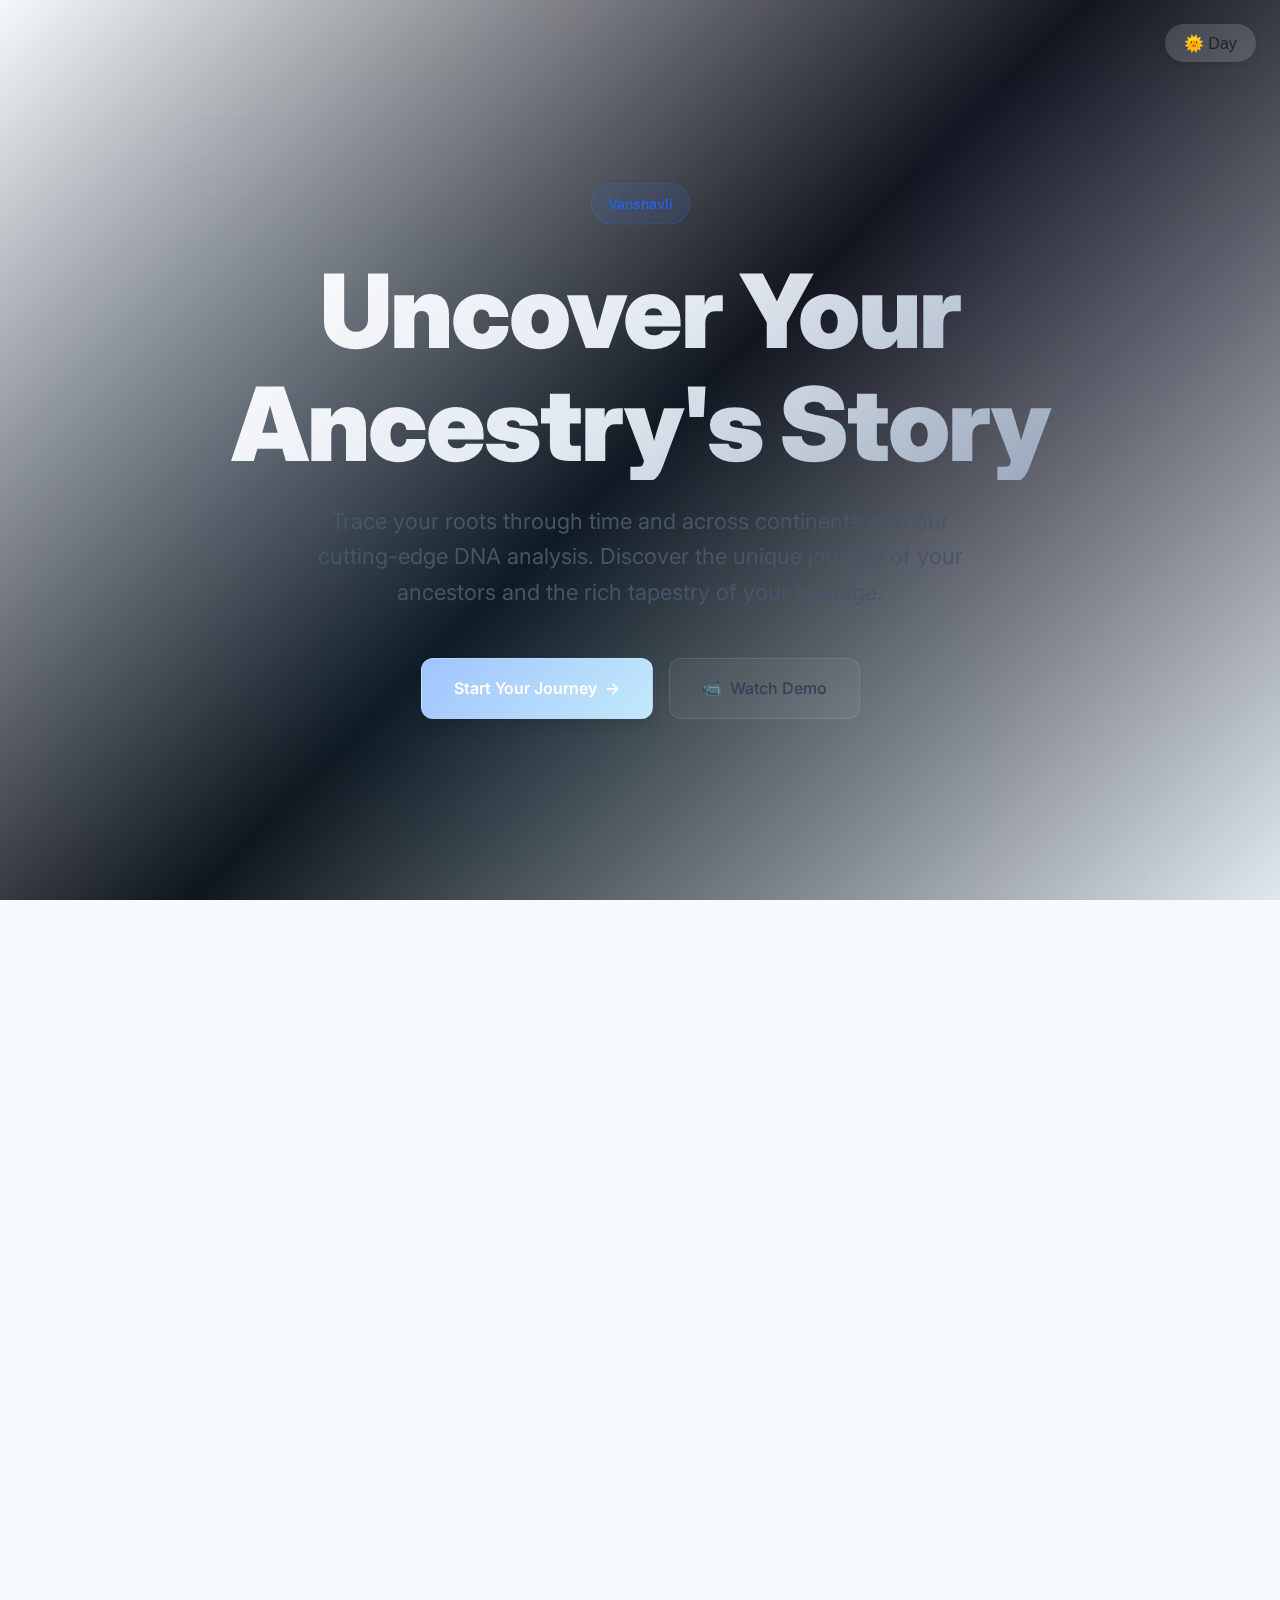
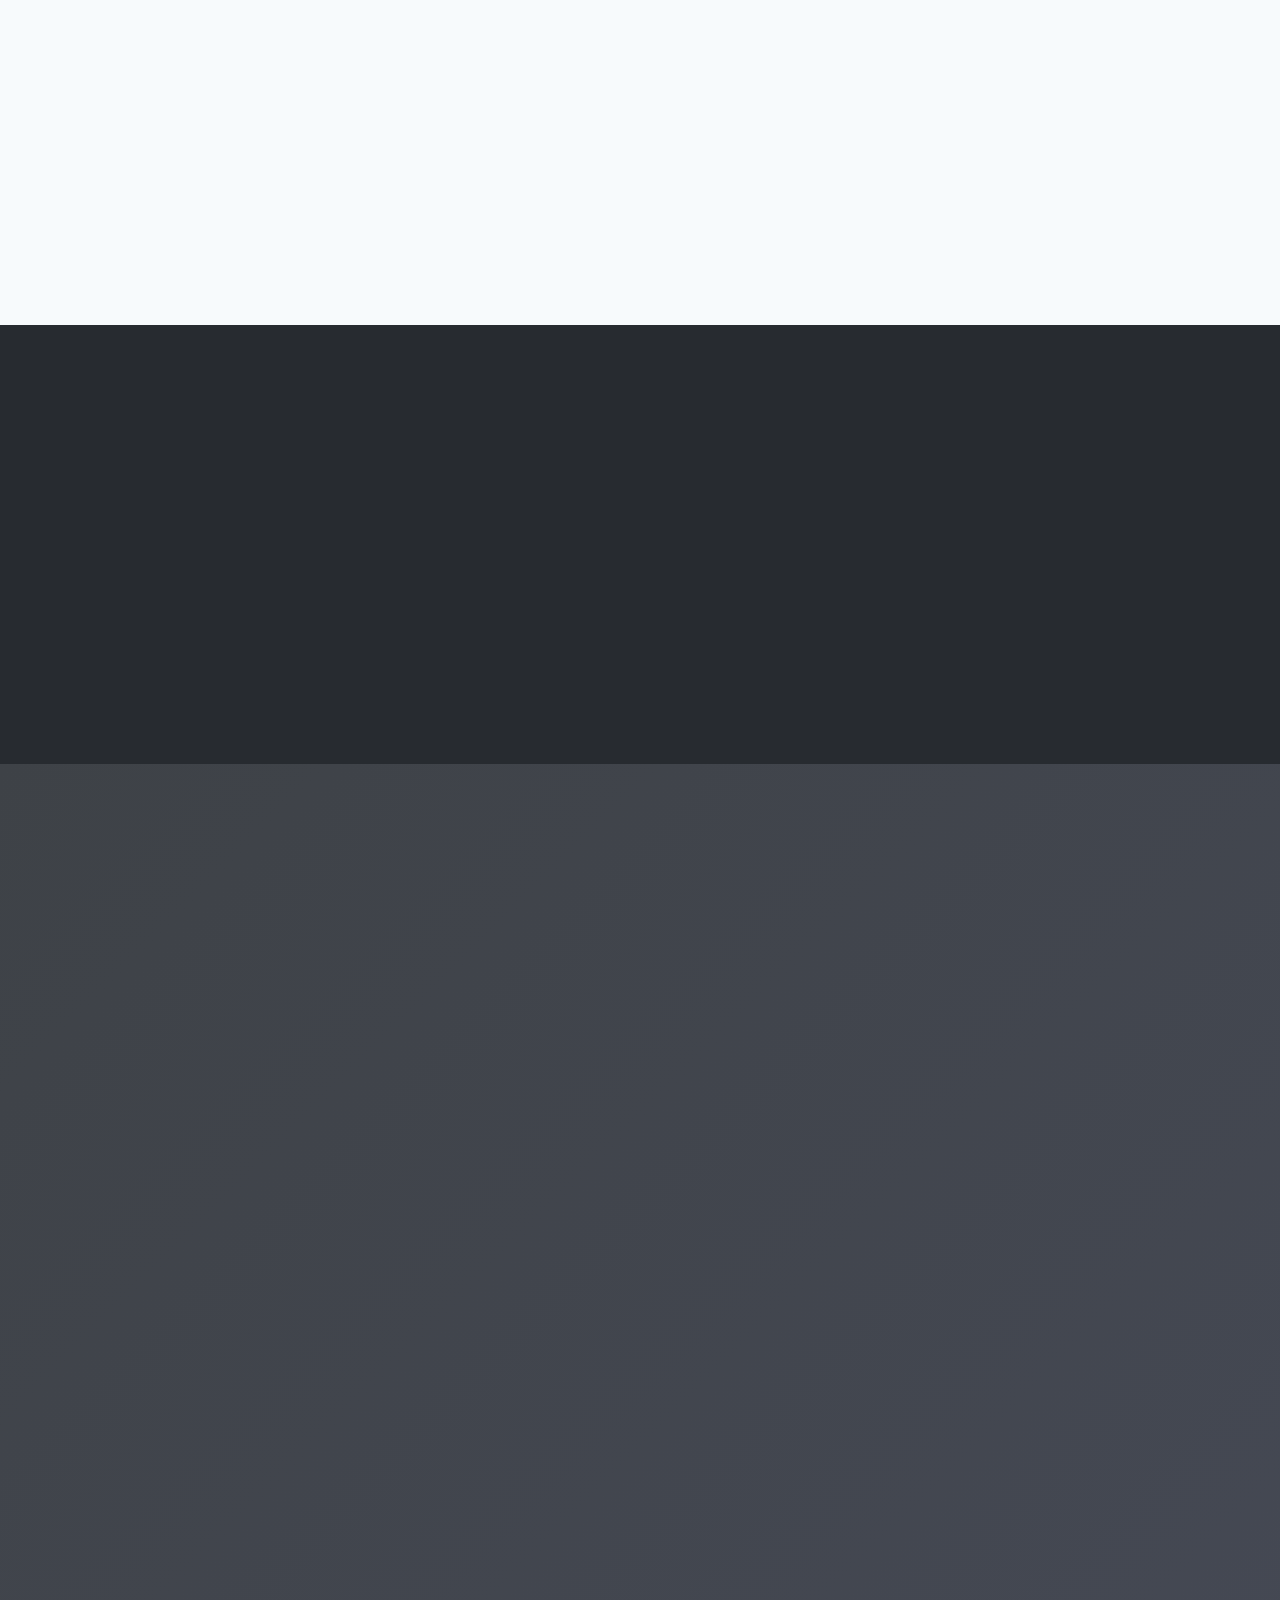
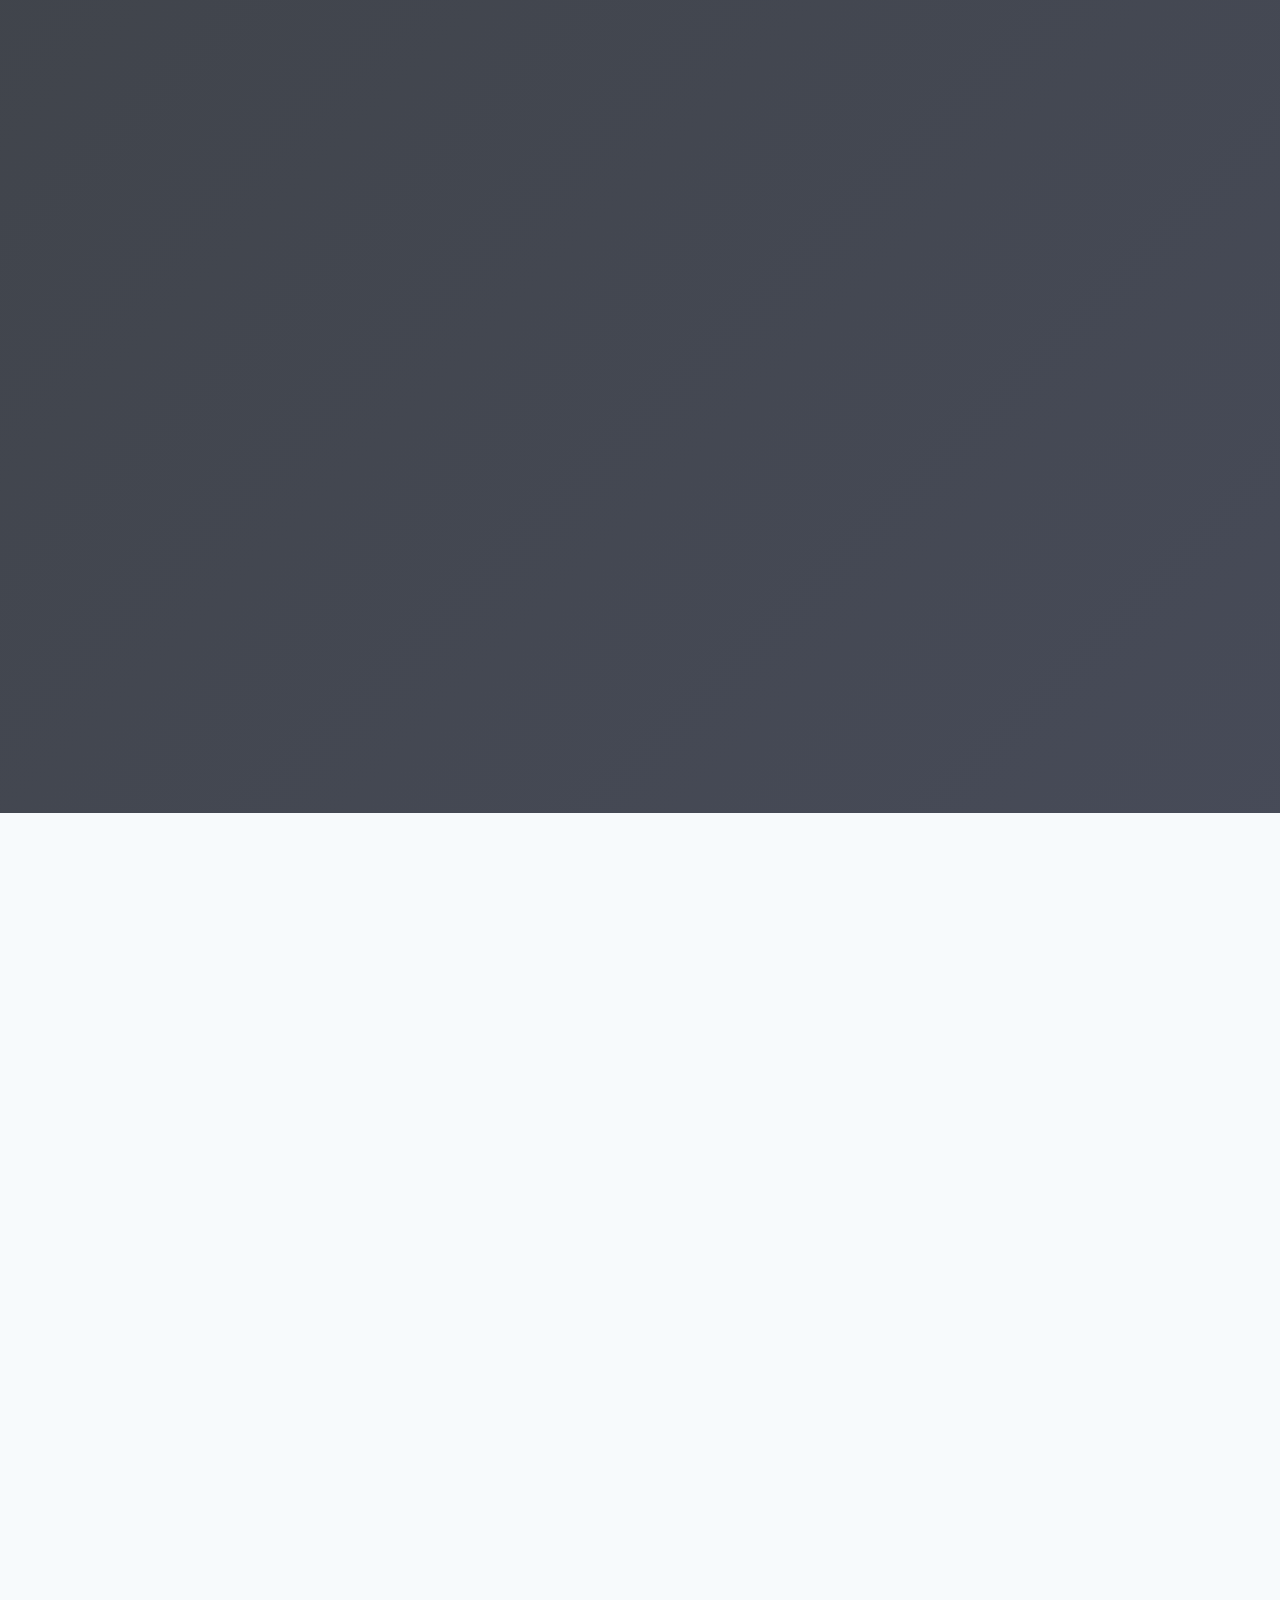
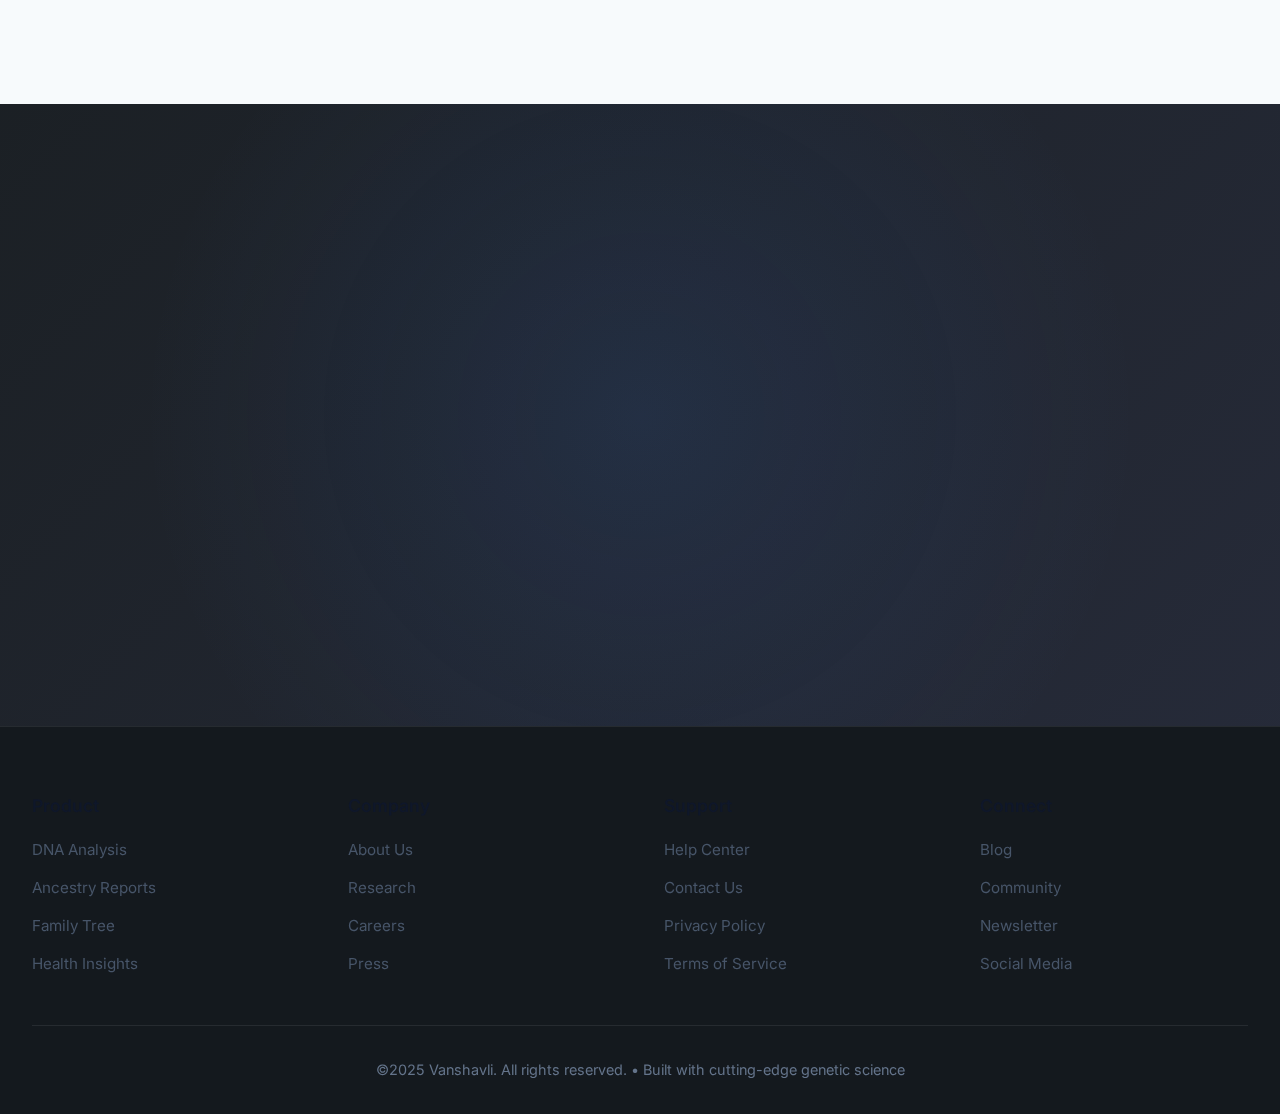
<file: index.html>
<!DOCTYPE html>
<html lang="en">
<head>
    <meta charset="UTF-8">
    <meta name="viewport" content="width=device-width, initial-scale=1.0">
    <title>Vanshavli</title>
    <link href="https://fonts.googleapis.com/css2?family=Inter:wght@300;400;500;600;700;800;900&display=swap" rel="stylesheet">
    <style>
        :root {
            --primary-900: #0f1419;
            --primary-800: #1a1f2e;
            --primary-700: #252d3d;
            --primary-600: #364054;
            --primary-500: #4a5568;
            --primary-400: #718096;
            --primary-300: #a0aec0;
            --primary-200: #e2e8f0;
            --primary-100: #f7fafc;
            
            --accent-blue: #3b82f6;
            --accent-purple: #8b5cf6;
            --accent-cyan: #06b6d4;
            --accent-pink: #ec4899;
            
            --gradient-primary: linear-gradient(135deg, #667eea 0%, #764ba2 100%);
            --gradient-secondary: linear-gradient(135deg, #f093fb 0%, #f5576c 100%);
            --gradient-tertiary: linear-gradient(135deg, #4facfe 0%, #00f2fe 100%);
            
            --shadow-sm: 0 1px 2px 0 rgba(0, 0, 0, 0.05);
            --shadow-md: 0 4px 6px -1px rgba(0, 0, 0, 0.1);
            --shadow-lg: 0 10px 15px -3px rgba(0, 0, 0, 0.1);
            --shadow-xl: 0 20px 25px -5px rgba(0, 0, 0, 0.1);
            --shadow-2xl: 0 25px 50px -12px rgba(0, 0, 0, 0.25);
            
            --blur-sm: blur(4px);
            --blur-md: blur(8px);
            --blur-lg: blur(16px);
        }

        * {
            margin: 0;
            padding: 0;
            box-sizing: border-box;
        }

        html {
            scroll-behavior: smooth;
        }

        body {
            font-family: 'Inter', -apple-system, BlinkMacSystemFont, sans-serif;
            background: var(--primary-900);
            color: var(--primary-100);
            line-height: 1.7;
            overflow-x: hidden;
            font-weight: 400;
            -webkit-font-smoothing: antialiased;
            -moz-osx-font-smoothing: grayscale;
            transition: background 0.5s, color 0.5s;
        }

        .container {
            max-width: 1400px;
            margin: 0 auto;
            padding: 0 2rem;
        }

        /* Advanced Background Effects */
        .bg-mesh {
            position: fixed;
            top: 0;
            left: 0;
            width: 100%;
            height: 100%;
            pointer-events: none;
            z-index: -1;
            background: 
                radial-gradient(circle at 20% 50%, rgba(59, 130, 246, 0.05) 0%, transparent 50%),
                radial-gradient(circle at 80% 20%, rgba(139, 92, 246, 0.05) 0%, transparent 50%),
                radial-gradient(circle at 40% 80%, rgba(6, 182, 212, 0.05) 0%, transparent 50%),
                linear-gradient(135deg, var(--primary-900) 0%, #0d1117 50%, var(--primary-800) 100%);
        }

        .noise-overlay {
            position: fixed;
            top: 0;
            left: 0;
            width: 100%;
            height: 100%;
            opacity: 0.02;
            pointer-events: none;
            z-index: -1;
            background: url('data:image/svg+xml,<svg xmlns="http://www.w3.org/2000/svg" width="200" height="200" viewBox="0 0 200 200"><defs><filter id="noise"><feTurbulence type="fractalNoise" baseFrequency="0.9" numOctaves="1" stitchTiles="stitch"/><feColorMatrix type="saturate" values="0"/></filter></defs><rect width="100%" height="100%" filter="url(%23noise)"/></svg>');
        }

        /* Hero Section */
        .hero {
            min-height: 100vh;
            display: flex;
            align-items: center;
            justify-content: center;
            position: relative;
            padding: 6rem 0;
        }

        .hero-content {
            text-align: center;
            z-index: 10;
            position: relative;
            max-width: 900px;
            animation: heroFadeIn 1.2s cubic-bezier(0.16, 1, 0.3, 1) forwards;
        }

        @keyframes heroFadeIn {
            from {
                opacity: 0;
                transform: translateY(60px) scale(0.95);
            }
            to {
                opacity: 1;
                transform: translateY(0) scale(1);
            }
        }

        .hero-badge {
            display: inline-flex;
            align-items: center;
            gap: 0.5rem;
            padding: 0.5rem 1rem;
            background: rgba(59, 130, 246, 0.1);
            border: 1px solid rgba(59, 130, 246, 0.2);
            border-radius: 50px;
            font-size: 0.875rem;
            font-weight: 500;
            color: var(--accent-blue);
            margin-bottom: 2rem;
            backdrop-filter: var(--blur-sm);
        }

        .hero h1 {
            font-size: clamp(3.5rem, 8vw, 7rem);
            font-weight: 900;
            margin-bottom: 1.5rem;
            background: linear-gradient(135deg, #ffffff 0%, #e2e8f0 50%, #94a3b8 100%);
            -webkit-background-clip: text;
            -webkit-text-fill-color: transparent;
            background-clip: text;
            line-height: 1.1;
            letter-spacing: -0.02em;
        }

        .hero-subtitle {
            font-size: 1.375rem;
            font-weight: 400;
            margin-bottom: 3rem;
            color: var(--primary-300);
            max-width: 700px;
            margin-left: auto;
            margin-right: auto;
            line-height: 1.6;
        }

        .hero-cta {
            display: flex;
            gap: 1rem;
            justify-content: center;
            align-items: center;
            flex-wrap: wrap;
        }

        .btn-primary {
            display: inline-flex;
            align-items: center;
            gap: 0.5rem;
            padding: 1rem 2rem;
            background: var(--gradient-primary);
            color: white;
            text-decoration: none;
            border-radius: 12px;
            font-weight: 600;
            font-size: 1rem;
            transition: all 0.4s cubic-bezier(0.16, 1, 0.3, 1);
            box-shadow: var(--shadow-lg);
            position: relative;
            overflow: hidden;
            border: 1px solid rgba(255, 255, 255, 0.1);
        }

        .btn-primary::before {
            content: '';
            position: absolute;
            top: 0;
            left: -100%;
            width: 100%;
            height: 100%;
            background: linear-gradient(90deg, transparent, rgba(255,255,255,0.15), transparent);
            transition: left 0.6s cubic-bezier(0.16, 1, 0.3, 1);
        }

        .btn-primary:hover::before {
            left: 100%;
        }

        .btn-primary:hover {
            transform: translateY(-2px) scale(1.02);
            box-shadow: var(--shadow-2xl);
        }

        .btn-secondary {
            display: inline-flex;
            align-items: center;
            gap: 0.5rem;
            padding: 1rem 2rem;
            background: rgba(255, 255, 255, 0.05);
            color: var(--primary-200);
            text-decoration: none;
            border-radius: 12px;
            font-weight: 500;
            font-size: 1rem;
            transition: all 0.3s ease;
            border: 1px solid rgba(255, 255, 255, 0.1);
            backdrop-filter: var(--blur-sm);
        }

        .btn-secondary:hover {
            background: rgba(255, 255, 255, 0.1);
            transform: translateY(-1px);
        }

        /* Floating DNA Visualization */
        .dna-container {
            position: absolute;
            top: 0;
            left: 0;
            width: 100%;
            height: 100%;
            overflow: hidden;
            pointer-events: none;
        }

        .dna-strand {
            position: absolute;
            opacity: 0.08;
            animation: float 20s ease-in-out infinite;
        }

        .dna-strand:nth-child(1) {
            top: 10%;
            left: 10%;
            animation-delay: 0s;
        }

        .dna-strand:nth-child(2) {
            top: 60%;
            right: 10%;
            animation-delay: -7s;
        }

        .dna-strand:nth-child(3) {
            top: 30%;
            right: 30%;
            animation-delay: -14s;
        }

        @keyframes float {
            0%, 100% { transform: translateY(0px) rotate(0deg); }
            33% { transform: translateY(-20px) rotate(120deg); }
            66% { transform: translateY(20px) rotate(240deg); }
        }

        /* Section Styles */
        .section {
            padding: 8rem 0;
            position: relative;
        }

        .section-header {
            text-align: center;
            margin-bottom: 5rem;
            max-width: 800px;
            margin-left: auto;
            margin-right: auto;
        }

        .section-badge {
            display: inline-block;
            padding: 0.5rem 1rem;
            background: rgba(139, 92, 246, 0.1);
            border: 1px solid rgba(139, 92, 246, 0.2);
            border-radius: 50px;
            font-size: 0.875rem;
            font-weight: 500;
            color: var(--accent-purple);
            margin-bottom: 1rem;
        }

        .section-title {
            font-size: clamp(2.5rem, 5vw, 4rem);
            font-weight: 800;
            margin-bottom: 1.5rem;
            background: linear-gradient(135deg, #ffffff 0%, #cbd5e1 100%);
            -webkit-background-clip: text;
            -webkit-text-fill-color: transparent;
            background-clip: text;
            line-height: 1.2;
            letter-spacing: -0.02em;
        }

        .section-description {
            font-size: 1.25rem;
            color: var(--primary-300);
            line-height: 1.6;
        }

        /* Process Section */
        .process-grid {
            display: grid;
            grid-template-columns: repeat(auto-fit, minmax(380px, 1fr));
            gap: 2rem;
        }

        .process-card {
            background: rgba(37, 45, 61, 0.4);
            backdrop-filter: var(--blur-md);
            border: 1px solid rgba(255, 255, 255, 0.08);
            border-radius: 24px;
            padding: 3rem;
            transition: all 0.5s cubic-bezier(0.16, 1, 0.3, 1);
            position: relative;
            overflow: hidden;
            group: hover;
        }

        .process-card::before {
            content: '';
            position: absolute;
            top: 0;
            left: 0;
            right: 0;
            height: 1px;
            background: var(--gradient-primary);
            transform: scaleX(0);
            transition: transform 0.5s cubic-bezier(0.16, 1, 0.3, 1);
        }

        .process-card:hover::before {
            transform: scaleX(1);
        }

        .process-card:hover {
            transform: translateY(-8px);
            box-shadow: var(--shadow-2xl);
            border-color: rgba(59, 130, 246, 0.2);
            background: rgba(37, 45, 61, 0.6);
        }

        .process-number {
            display: inline-flex;
            align-items: center;
            justify-content: center;
            width: 60px;
            height: 60px;
            background: var(--gradient-primary);
            border-radius: 16px;
            font-size: 1.5rem;
            font-weight: 700;
            color: white;
            margin-bottom: 2rem;
        }

        .process-card h3 {
            font-size: 1.5rem;
            font-weight: 700;
            margin-bottom: 1rem;
            color: var(--primary-100);
        }

        .process-card p {
            color: var(--primary-300);
            line-height: 1.7;
            font-size: 1rem;
        }

        /* Origins Section */
        .origins {
            background: linear-gradient(135deg, rgba(15, 20, 25, 0.8) 0%, rgba(26, 31, 46, 0.8) 100%);
            backdrop-filter: var(--blur-lg);
        }

        .origins-grid {
            display: grid;
            grid-template-columns: repeat(auto-fit, minmax(400px, 1fr));
            gap: 2.5rem;
        }

        .origin-card {
            background: rgba(37, 45, 61, 0.3);
            border: 1px solid rgba(255, 255, 255, 0.06);
            border-radius: 24px;
            overflow: hidden;
            transition: all 0.6s cubic-bezier(0.16, 1, 0.3, 1);
            position: relative;
            backdrop-filter: var(--blur-sm);
        }

        .origin-card:hover {
            transform: translateY(-12px) scale(1.02);
            box-shadow: var(--shadow-2xl);
            border-color: rgba(255, 255, 255, 0.12);
        }

        .origin-visual {
            height: 280px;
            position: relative;
            overflow: hidden;
        }

        .origin-card:nth-child(1) .origin-visual {
            background: linear-gradient(135deg, #667eea 0%, #764ba2 100%);
        }

        .origin-card:nth-child(2) .origin-visual {
            background: linear-gradient(135deg, #f093fb 0%, #f5576c 100%);
        }

        .origin-card:nth-child(3) .origin-visual {
            background: linear-gradient(135deg, #4facfe 0%, #00f2fe 100%);
        }

        .origin-visual::before {
            content: '';
            position: absolute;
            top: 0;
            left: 0;
            right: 0;
            bottom: 0;
            background: linear-gradient(135deg, rgba(0,0,0,0.1) 0%, rgba(0,0,0,0.3) 100%);
        }

        .origin-content {
            padding: 2.5rem;
        }

        .origin-content h3 {
            font-size: 1.5rem;
            font-weight: 700;
            margin-bottom: 1rem;
            color: var(--primary-100);
        }

        .origin-content p {
            color: var(--primary-300);
            line-height: 1.7;
            font-size: 1rem;
        }

        /* Stats Section */
        .stats {
            background: rgba(15, 20, 25, 0.9);
            backdrop-filter: var(--blur-lg);
        }

        .stats-grid {
            display: grid;
            grid-template-columns: repeat(auto-fit, minmax(200px, 1fr));
            gap: 3rem;
            text-align: center;
        }

        .stat-item {
            padding: 2rem;
        }

        .stat-number {
            font-size: 3rem;
            font-weight: 900;
            background: var(--gradient-primary);
            -webkit-background-clip: text;
            -webkit-text-fill-color: transparent;
            background-clip: text;
            margin-bottom: 0.5rem;
            display: block;
        }

        .stat-label {
            font-size: 1.1rem;
            color: var(--primary-300);
            font-weight: 500;
        }

        /* About Section */
        .about-grid {
            display: grid;
            grid-template-columns: repeat(auto-fit, minmax(450px, 1fr));
            gap: 2.5rem;
        }

        .about-card {
            background: rgba(37, 45, 61, 0.4);
            backdrop-filter: var(--blur-md);
            border: 1px solid rgba(255, 255, 255, 0.08);
            border-radius: 24px;
            padding: 3rem;
            transition: all 0.4s cubic-bezier(0.16, 1, 0.3, 1);
        }

        .about-card:hover {
            transform: translateY(-4px);
            border-color: rgba(6, 182, 212, 0.3);
            box-shadow: var(--shadow-xl);
        }

        .about-icon {
            width: 64px;
            height: 64px;
            background: var(--gradient-tertiary);
            border-radius: 16px;
            display: flex;
            align-items: center;
            justify-content: center;
            margin-bottom: 2rem;
            font-size: 24px;
        }

        .about-card h3 {
            font-size: 1.5rem;
            font-weight: 700;
            margin-bottom: 1rem;
            color: var(--primary-100);
        }

        .about-card p {
            color: var(--primary-300);
            line-height: 1.7;
            font-size: 1rem;
        }

        /* Final CTA */
        .final-cta {
            background: 
                radial-gradient(circle at 50% 50%, rgba(59, 130, 246, 0.1) 0%, transparent 70%),
                linear-gradient(135deg, rgba(15, 20, 25, 0.95) 0%, rgba(26, 31, 46, 0.95) 100%);
            backdrop-filter: var(--blur-lg);
            text-align: center;
            padding: 8rem 0;
        }

        .cta-content {
            max-width: 800px;
            margin: 0 auto;
        }

        .cta-title {
            font-size: clamp(3rem, 6vw, 5rem);
            font-weight: 900;
            margin-bottom: 1.5rem;
            background: linear-gradient(135deg, #ffffff 0%, #e2e8f0 50%, #94a3b8 100%);
            -webkit-background-clip: text;
            -webkit-text-fill-color: transparent;
            background-clip: text;
            line-height: 1.1;
            letter-spacing: -0.02em;
        }

        .cta-description {
            font-size: 1.25rem;
            color: var(--primary-300);
            margin-bottom: 3rem;
            line-height: 1.6;
        }

        /* Footer */
        .footer {
            background: rgba(15, 20, 25, 0.98);
            backdrop-filter: var(--blur-lg);
            padding: 4rem 0 2rem;
            border-top: 1px solid rgba(255, 255, 255, 0.08);
        }

        .footer-content {
            display: grid;
            grid-template-columns: repeat(auto-fit, minmax(200px, 1fr));
            gap: 3rem;
            margin-bottom: 3rem;
        }

        .footer-section h4 {
            font-size: 1.1rem;
            font-weight: 600;
            color: var(--primary-100);
            margin-bottom: 1rem;
        }

        .footer-links {
            display: flex;
            flex-direction: column;
            gap: 0.75rem;
        }

        .footer-links a {
            color: var(--primary-300);
            text-decoration: none;
            transition: color 0.3s ease;
            font-size: 0.95rem;
        }

        .footer-links a:hover {
            color: var(--accent-blue);
        }

        .footer-bottom {
            padding-top: 2rem;
            border-top: 1px solid rgba(255, 255, 255, 0.08);
            text-align: center;
            color: var(--primary-400);
            font-size: 0.9rem;
        }

        /* Animations */
        .fade-in {
            opacity: 0;
            transform: translateY(40px);
            transition: all 0.8s cubic-bezier(0.16, 1, 0.3, 1);
        }

        .fade-in.visible {
            opacity: 1;
            transform: translateY(0);
        }

        .slide-in-left {
            opacity: 0;
            transform: translateX(-40px);
            transition: all 0.8s cubic-bezier(0.16, 1, 0.3, 1);
        }

        .slide-in-left.visible {
            opacity: 1;
            transform: translateX(0);
        }

        .slide-in-right {
            opacity: 0;
            transform: translateX(40px);
            transition: all 0.8s cubic-bezier(0.16, 1, 0.3, 1);
        }

        .slide-in-right.visible {
            opacity: 1;
            transform: translateX(0);
        }

        /* Responsive Design */
        @media (max-width: 1024px) {
            .container {
                padding: 0 1.5rem;
            }
            
            .section {
                padding: 6rem 0;
            }
            
            .process-grid,
            .origins-grid,
            .about-grid {
                grid-template-columns: 1fr;
            }
        }

        @media (max-width: 768px) {
            .hero-cta {
                flex-direction: column;
                align-items: stretch;
            }
            
            .btn-primary,
            .btn-secondary {
                justify-content: center;
            }
            
            .stats-grid {
                grid-template-columns: repeat(2, 1fr);
                gap: 2rem;
            }
            
            .process-card,
            .about-card,
            .origin-content {
                padding: 2rem;
            }
        }

        @media (max-width: 480px) {
            .container {
                padding: 0 1rem;
            }
            
            .stats-grid {
                grid-template-columns: 1fr;
            }
        }

        /* Custom Scrollbar */
        ::-webkit-scrollbar {
            width: 8px;
        }

        ::-webkit-scrollbar-track {
            background: var(--primary-800);
        }

        ::-webkit-scrollbar-thumb {
            background: var(--primary-600);
            border-radius: 4px;
        }

        ::-webkit-scrollbar-thumb:hover {
            background: var(--primary-500);
        }

        /* Day Theme Overrides */
        body.theme-day {
            --primary-900: #f7fafc;
            --primary-800: #e2e8f0;
            --primary-700: #cbd5e1;
            --primary-600: #a0aec0;
            --primary-500: #94a3b8;
            --primary-400: #64748b;
            --primary-300: #475569;
            --primary-200: #334155;
            --primary-100: #0f172a;

            --accent-blue: #2563eb;
            --accent-purple: #7c3aed;
            --accent-cyan: #0891b2;
            --accent-pink: #db2777;

            --gradient-primary: linear-gradient(135deg, #a1c4fd 0%, #c2e9fb 100%);
            --gradient-secondary: linear-gradient(135deg, #fbc2eb 0%, #a6c1ee 100%);
            --gradient-tertiary: linear-gradient(135deg, #f9d423 0%, #ff4e50 100%);
            background: var(--primary-900);
            color: var(--primary-100);
        }
    </style>
</head>
<body>
    <button id="theme-toggle" style="
        position: fixed;
        top: 1.5rem;
        right: 1.5rem;
        z-index: 1000;
        background: rgba(255,255,255,0.15);
        color: #222;
        border: none;
        border-radius: 50px;
        padding: 0.6rem 1.2rem;
        font-size: 1rem;
        cursor: pointer;
        box-shadow: 0 2px 8px rgba(0,0,0,0.08);
        transition: background 0.3s;
    ">🌙 Night</button>

    <!-- Advanced Background Effects -->
    <div class="bg-mesh"></div>
    <div class="noise-overlay"></div>

    <!-- Hero Section -->
    <section class="hero">
        <div class="dna-container">
            <svg class="dna-strand" width="200" height="200" viewBox="0 0 200 200">
                <path d="M50 20 Q100 40 150 20 Q100 60 50 80 Q100 100 150 80 Q100 140 50 160 Q100 180 150 160" 
                      stroke="rgba(59, 130, 246, 0.3)" stroke-width="2" fill="none"/>
                <path d="M50 40 Q100 20 150 40 Q100 80 50 100 Q100 120 150 100 Q100 160 50 180 Q100 200 150 180" 
                      stroke="rgba(139, 92, 246, 0.3)" stroke-width="2" fill="none"/>
            </svg>
            <svg class="dna-strand" width="150" height="150" viewBox="0 0 150 150">
                <path d="M30 15 Q75 30 120 15 Q75 45 30 60 Q75 75 120 60 Q75 105 30 120 Q75 135 120 120" 
                      stroke="rgba(6, 182, 212, 0.2)" stroke-width="1.5" fill="none"/>
            </svg>
            <svg class="dna-strand" width="180" height="180" viewBox="0 0 180 180">
                <path d="M40 18 Q90 36 140 18 Q90 54 40 72 Q90 90 140 72 Q90 126 40 144 Q90 162 140 144" 
                      stroke="rgba(236, 72, 153, 0.2)" stroke-width="1.5" fill="none"/>
            </svg>
        </div>
        
        <div class="container">
            <div class="hero-content">
                <div class="hero-badge">
                    <span>Vanshavli </span> 
                </div>
                <h1>Uncover Your Ancestry's Story</h1>
                <p class="hero-subtitle">Trace your roots through time and across continents with our cutting-edge DNA analysis. Discover the unique journey of your ancestors and the rich tapestry of your heritage.</p>
                <div class="hero-cta">
                    <a href="codebase/index.html" class="btn-primary">
                        <span>Start Your Journey</span>
                        <span>→</span>
                    </a>
                    <a href="#" class="btn-secondary">
                        <span>📹</span>
                        <span>Watch Demo</span>
                    </a>
                </div>
            </div>
        </div>
    </section>

    <!-- Process Section -->
    <section class="section">
        <div class="container">
            <div class="section-header fade-in">
                <div class="section-badge">How It Works</div>
                <h2 class="section-title">Your Journey Through Time</h2>
                <p class="section-description">Our process is simple and secure, providing you with a comprehensive view of your genetic heritage through advanced scientific analysis.</p>
            </div>
            
            <div class="process-grid">
                <div class="process-card slide-in-left">
                    <div class="process-number">1</div>
                    <h3>Health Analysis</h3>
                    <p>Submit your DNA sample for analysis. This software will analyze health risks you could be facing.</p>
                    <a href="health/index.html" class="btn-primary">
                        <span>Try Health Analysis</span>
                        <span>→</span>
                    </a>
                </div>
                
                <div class="process-card fade-in">
                    <div class="process-number">2</div>
                    <h3>Genetic Mapping</h3>
                    <p>Our advanced algorithms map your DNA to historical populations across the globe, revealing your ancestral origins.</p>
                </div>
                
                <div class="process-card slide-in-right">
                    <div class="process-number">3</div>
                    <h3>Ancestry Report</h3>
                    <p>Receive a detailed, personalized report of your ancestry, complete with interactive maps and historical context.</p>
                </div>
            </div>
        </div>
    </section>

    <!-- Stats Section -->
    <section class="section stats">
        <div class="container">
            <div class="stats-grid">
                <div class="stat-item fade-in">
                    <span class="stat-number">10+</span>
                    <span class="stat-label">DNA Samples Analyzed</span>
                </div>
                <div class="stat-item fade-in">
                    <span class="stat-number">195</span>
                    <span class="stat-label">Countries & Regions</span>
                </div>
                <div class="stat-item fade-in">
                    <span class="stat-number">99%</span>
                    <span class="stat-label">Accuracy Rate</span>
                </div>
                <div class="stat-item fade-in">
                    <span class="stat-number">50K+</span>
                    <span class="stat-label">Years of History</span>
                </div>
            </div>
        </div>
    </section>

    <!-- Origins Section -->
    <section class="section origins">
        <div class="container">
            <div class="section-header fade-in">
                <div class="section-badge">Deep Ancestry Origins</div>
                <h2 class="section-title">Explore Your Genetic Heritage</h2>
                <p class="section-description">Discover the fascinating story of your ancestors through comprehensive genetic analysis and historical research.</p>
            </div>
            
            <div class="origins-grid">
                <div class="origin-card slide-in-left">
                    <div class="origin-visual">
                        <img src="images/m1.png" alt="Ancient Migrations" class="origin-image">

                    </div>
                    <div class="origin-content">
                        <h3>Ancient Migrations</h3>
                        <p>Explore the migration patterns of your ancestors across millennia, tracing their journeys through changing landscapes and civilizations.</p>
                    </div>
                </div>
                
                <div class="origin-card fade-in">
                    <div class="origin-visual">
                        <img src="images/m2.png" alt="Ancient Migrations" class="origin-image">

                    </div>
                    <div class="origin-content">
                        <h3>Genetic Diversity</h3>
                        <p>Understand the genetic diversity within your ancestry and discover the unique combinations that make up your heritage.</p>
                    </div>
                </div>
                
                <div class="origin-card slide-in-right">
                    <div class="origin-visual">
                        <img src="images/m3.png" alt="Ancient Migrations" class="origin-image">

                    </div>
                    <div class="origin-content">
                        <h3>Historical Context</h3>
                        <p>Gain insights into the historical events and cultural movements that shaped your ancestors' lives and influenced your lineage.</p>
                    </div>
                </div>
            </div>
        </div>
    </section>

    <!-- About Section -->
    <section class="section">
        <div class="container">
            <div class="section-header fade-in">
                <div class="section-badge">About & Documentation</div>
                <h2 class="section-title">Science You Can Trust</h2>
                <p class="section-description">Built on cutting-edge research and validated methodologies, our platform delivers accurate, meaningful insights into your genetic heritage.</p>
            </div>
            
            <div class="about-grid">
                <div class="about-card slide-in-left">
                    <div class="about-icon">👥</div>
                    <h3>Expert Team</h3>
                    <p>Our team of geneticists, historians, and data scientists work together to provide you with the most accurate and comprehensive ancestry analysis available.</p>
                </div>
                
                <div class="about-card slide-in-right">
                    <div class="about-icon">📋</div>
                    <h3>Scientific Method</h3>
                    <p>Access detailed documentation on our methodology, peer-reviewed research, and the advanced techniques we use to analyze your genetic data.</p>
                </div>
            </div>
        </div>
    </section>

    <!-- Final CTA Section -->
    <section class="final-cta">
        <div class="container">
            <div class="cta-content fade-in">
                <h2 class="cta-title">Ready to Uncover Your Past?</h2>
                <p class="cta-description">Begin your exploration of your ancestry today and discover the extraordinary story waiting within your DNA. Join millions who have already uncovered their heritage.</p>
                <a href="codebase/index.html" class="btn-primary">

                    <span>Start Your Journey</span>
                    <span>→</span>
                </a>
            </div>
        </div>
    </section>

    <!-- Footer -->
    <footer class="footer">
        <div class="container">
            <div class="footer-content">
                <div class="footer-section">
                    <h4>Product</h4>
                    <div class="footer-links">
                        <a href="#">DNA Analysis</a>
                        <a href="#">Ancestry Reports</a>
                        <a href="#">Family Tree</a>
                        <a href="#">Health Insights</a>
                    </div>
                </div>
                
                <div class="footer-section">
                    <h4>Company</h4>
                    <div class="footer-links">
                        <a href="#">About Us</a>
                        <a href="#">Research</a>
                        <a href="#">Careers</a>
                        <a href="#">Press</a>
                    </div>
                </div>
                
                <div class="footer-section">
                    <h4>Support</h4>
                    <div class="footer-links">
                        <a href="#">Help Center</a>
                        <a href="#">Contact Us</a>
                        <a href="#">Privacy Policy</a>
                        <a href="#">Terms of Service</a>
                    </div>
                </div>
                
                <div class="footer-section">
                    <h4>Connect</h4>
                    <div class="footer-links">
                        <a href="#">Blog</a>
                        <a href="#">Community</a>
                        <a href="#">Newsletter</a>
                        <a href="#">Social Media</a>
                    </div>
                </div>
            </div>
            
            <div class="footer-bottom">
                <p>©2025 Vanshavli. All rights reserved. • Built with cutting-edge genetic science</p>
            </div>
        </div>
    </footer>

    <script>
        // Enhanced scroll animations with Intersection Observer
        const observerOptions = {
            threshold: 0.1,
            rootMargin: '0px 0px -50px 0px'
        };

        const observer = new IntersectionObserver((entries) => {
            entries.forEach((entry, index) => {
                if (entry.isIntersecting) {
                    // Add staggered animation delay
                    setTimeout(() => {
                        entry.target.classList.add('visible');
                    }, index * 100);
                }
            });
        }, observerOptions);

        // Observe all animated elements
        document.querySelectorAll('.fade-in, .slide-in-left, .slide-in-right').forEach(el => {
            observer.observe(el);
        });

        // Enhanced parallax effect for DNA strands
        window.addEventListener('scroll', () => {
            const scrolled = window.pageYOffset;
            const rate = scrolled * -0.5;
            const parallaxElements = document.querySelectorAll('.dna-strand');
            
            parallaxElements.forEach((element, index) => {
                const speed = (index + 1) * 0.3;
                element.style.transform = `translateY(${rate * speed}px) rotate(${scrolled * 0.1}deg)`;
            });
        });

        // Smooth scroll for anchor links
        document.querySelectorAll('a[href^="#"]').forEach(anchor => {
            anchor.addEventListener('click', function (e) {
                e.preventDefault();
                const target = document.querySelector(this.getAttribute('href'));
                if (target) {
                    target.scrollIntoView({
                        behavior: 'smooth',
                        block: 'start'
                    });
                }
            });
        });

        // Add loading states and micro-interactions
        document.querySelectorAll('.btn-primary, .btn-secondary').forEach(button => {
            button.addEventListener('click', function(e) {
                // Only show loading for anchor links with href="#"
                if (this.getAttribute('href') === '#') {
                    e.preventDefault();
                    // Add loading state
                    const originalText = this.innerHTML;
                    this.innerHTML = '<span>Loading...</span>';
                    this.style.pointerEvents = 'none';
                    setTimeout(() => {
                        this.innerHTML = originalText;
                        this.style.pointerEvents = 'auto';
                        console.log('CTA clicked:', this.textContent.trim());
                    }, 2000);
                }
            });
        });

        // Add mouse tracking for cards
        document.querySelectorAll('.process-card, .origin-card, .about-card').forEach(card => {
            card.addEventListener('mousemove', (e) => {
                const rect = card.getBoundingClientRect();
                const x = e.clientX - rect.left;
                const y = e.clientY - rect.top;
                
                const centerX = rect.width / 2;
                const centerY = rect.height / 2;
                
                const rotateX = (y - centerY) / 10;
                const rotateY = (centerX - x) / 10;
                
                card.style.transform = `perspective(1000px) rotateX(${rotateX}deg) rotateY(${rotateY}deg) translateY(-8px)`;
            });
            
            card.addEventListener('mouseleave', () => {
                card.style.transform = '';
            });
        });

        // Stats counter animation
        const animateStats = () => {
            const stats = document.querySelectorAll('.stat-number');
            stats.forEach(stat => {
                const target = stat.textContent;
                const isPercentage = target.includes('%');
                const isPlus = target.includes('+');
                const numericValue = parseInt(target.replace(/[^\d]/g, ''));
                
                let current = 0;
                const increment = numericValue / 50;
                const timer = setInterval(() => {
                    current += increment;
                    if (current >= numericValue) {
                        current = numericValue;
                        clearInterval(timer);
                    }
                    
                    let displayValue = Math.floor(current);
                    if (numericValue >= 1000000) {
                        displayValue = (displayValue / 1000000).toFixed(1) + 'M';
                    } else if (numericValue >= 1000) {
                        displayValue = (displayValue / 1000).toFixed(0) + 'K';
                    }
                    
                    stat.textContent = displayValue + (isPercentage ? '%' : '') + (isPlus ? '+' : '');
                }, 50);
            });
        };

        // Trigger stats animation when stats section is visible
        const statsObserver = new IntersectionObserver((entries) => {
            entries.forEach(entry => {
                if (entry.isIntersecting) {
                    animateStats();
                    statsObserver.unobserve(entry.target);
                }
            });
        }, { threshold: 0.5 });

        const statsSection = document.querySelector('.stats');
        if (statsSection) {
            statsObserver.observe(statsSection);
        }

        // Add subtle floating animation to hero badge
        const heroBadge = document.querySelector('.hero-badge');
        if (heroBadge) {
            setInterval(() => {
                heroBadge.style.transform = `translateY(${Math.sin(Date.now() * 0.001) * 3}px)`;
            }, 16);
        }

        // Preload critical resources
        const preloadImages = () => {
            const imageUrls = [
                // Add any critical images here
            ];
            
            imageUrls.forEach(url => {
                const img = new Image();
                img.src = url;
            });
        };

        // Initialize
        document.addEventListener('DOMContentLoaded', () => {
            preloadImages();
            
            // Add loaded class for CSS transitions
            setTimeout(() => {
                document.body.classList.add('loaded');
            }, 100);
        });

        // Theme toggle
        const themeToggle = document.getElementById('theme-toggle');
        const prefersDark = window.matchMedia('(prefers-color-scheme: dark)').matches;
        const savedTheme = localStorage.getItem('theme');
        if (savedTheme === 'day' || (!savedTheme && !prefersDark)) {
            document.body.classList.add('theme-day');
            themeToggle.textContent = '🌞 Day';
        } else {
            themeToggle.textContent = '🌙 Night';
        }
        themeToggle.addEventListener('click', () => {
            document.body.classList.toggle('theme-day');
            const isDay = document.body.classList.contains('theme-day');
            themeToggle.textContent = isDay ? '🌞 Day' : '🌙 Night';
            localStorage.setItem('theme', isDay ? 'day' : 'night');
        });
    </script>
</body>
</html>
</file>
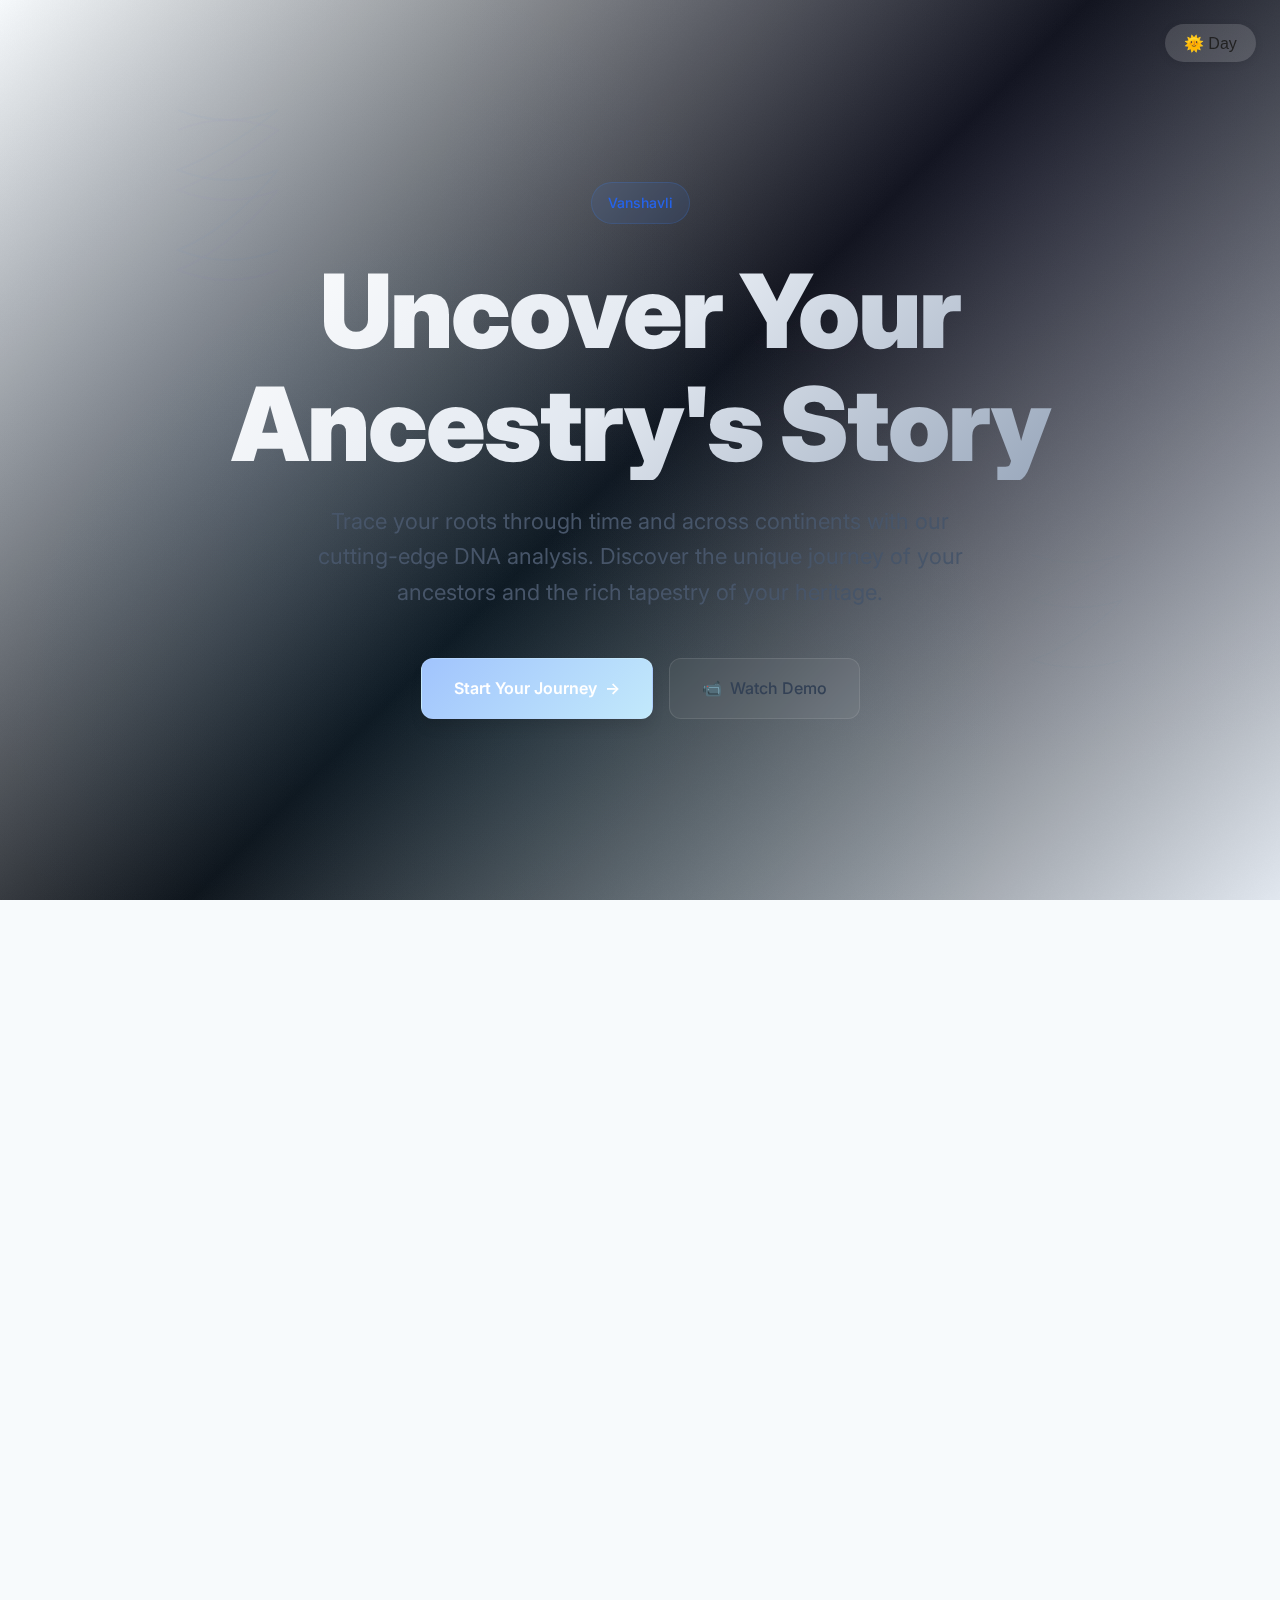
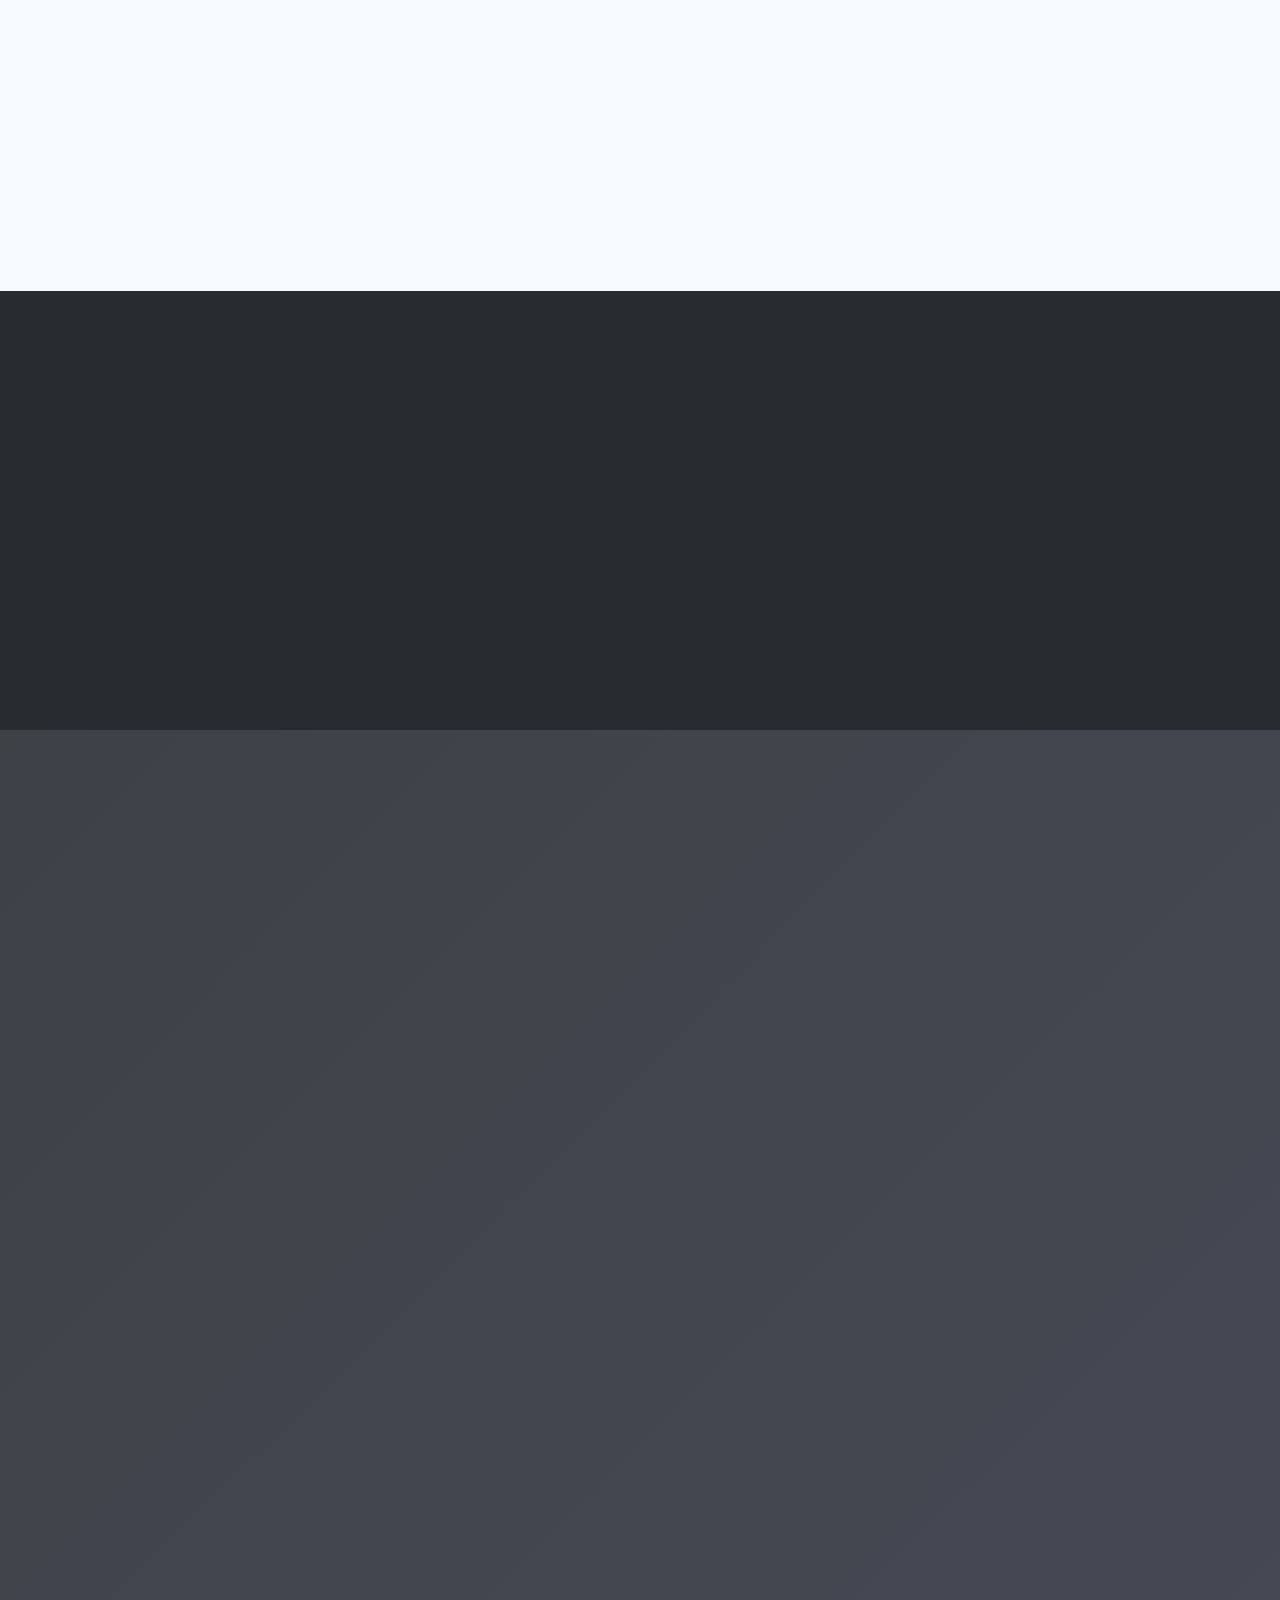
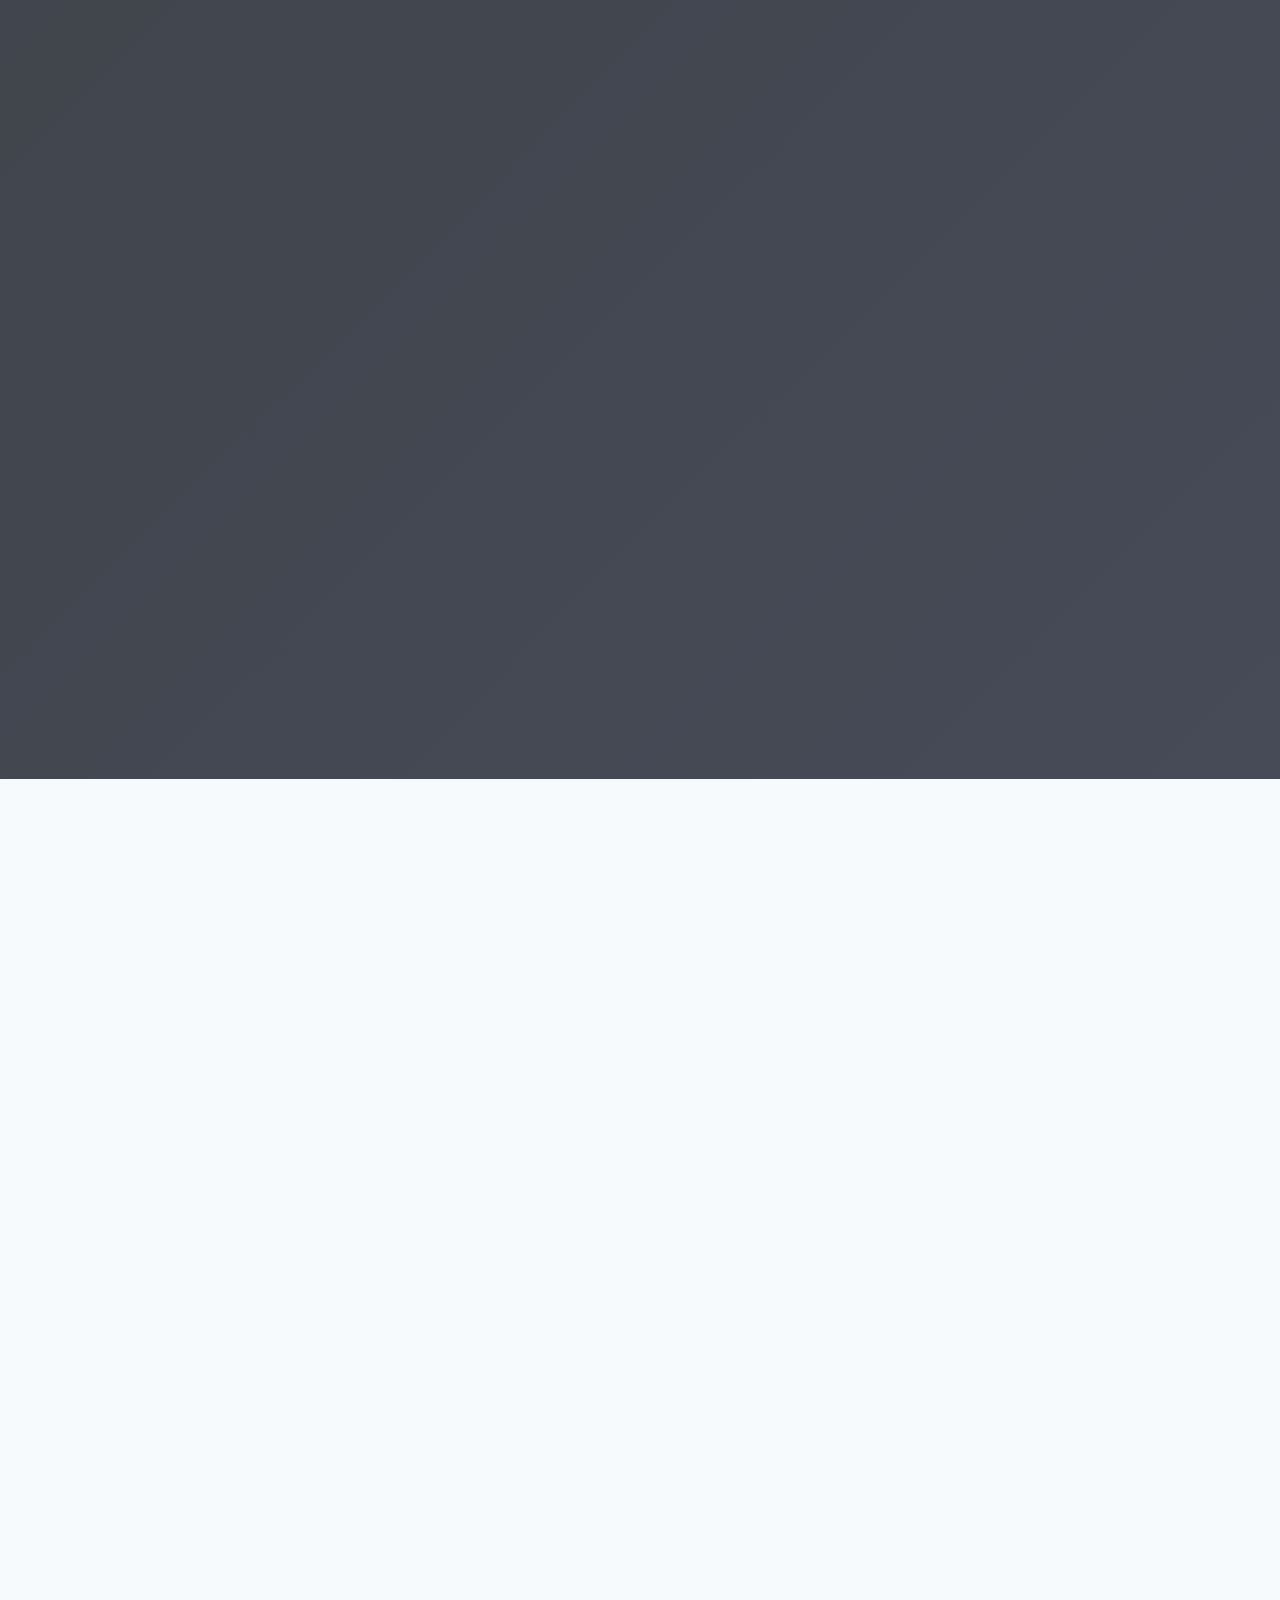
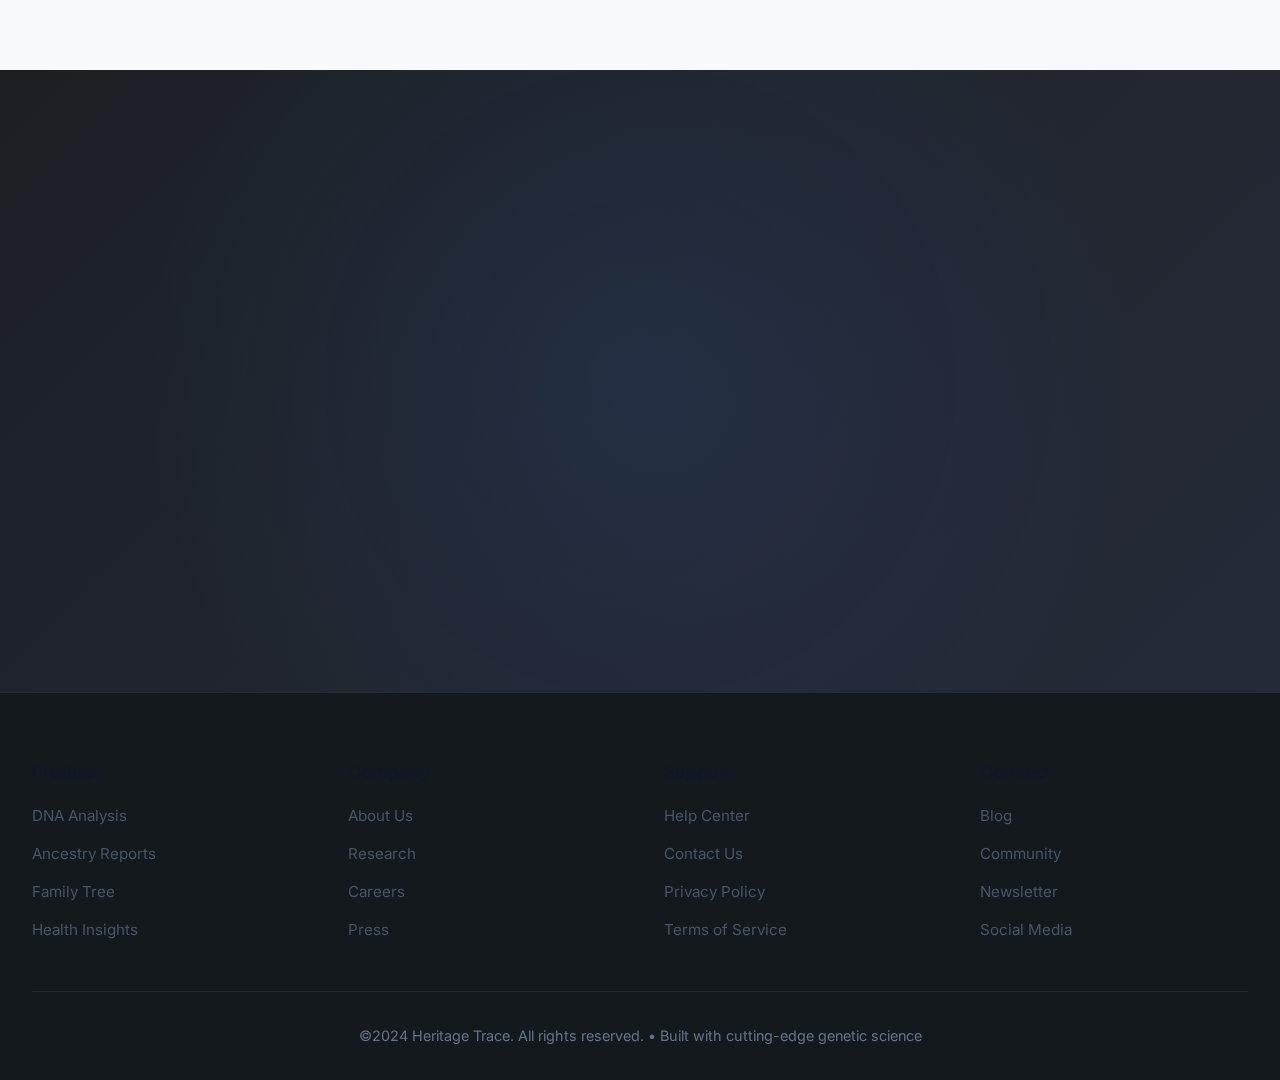
<file: l.html>
<!DOCTYPE html>
<html lang="en">
<head>
    <meta charset="UTF-8">
    <meta name="viewport" content="width=device-width, initial-scale=1.0">
    <title>Heritage Trace - Uncover Your Ancestry's Story</title>
    <link href="https://fonts.googleapis.com/css2?family=Inter:wght@300;400;500;600;700;800;900&display=swap" rel="stylesheet">
    <style>
        :root {
            --primary-900: #0f1419;
            --primary-800: #1a1f2e;
            --primary-700: #252d3d;
            --primary-600: #364054;
            --primary-500: #4a5568;
            --primary-400: #718096;
            --primary-300: #a0aec0;
            --primary-200: #e2e8f0;
            --primary-100: #f7fafc;
            
            --accent-blue: #3b82f6;
            --accent-purple: #8b5cf6;
            --accent-cyan: #06b6d4;
            --accent-pink: #ec4899;
            
            --gradient-primary: linear-gradient(135deg, #667eea 0%, #764ba2 100%);
            --gradient-secondary: linear-gradient(135deg, #f093fb 0%, #f5576c 100%);
            --gradient-tertiary: linear-gradient(135deg, #4facfe 0%, #00f2fe 100%);
            
            --shadow-sm: 0 1px 2px 0 rgba(0, 0, 0, 0.05);
            --shadow-md: 0 4px 6px -1px rgba(0, 0, 0, 0.1);
            --shadow-lg: 0 10px 15px -3px rgba(0, 0, 0, 0.1);
            --shadow-xl: 0 20px 25px -5px rgba(0, 0, 0, 0.1);
            --shadow-2xl: 0 25px 50px -12px rgba(0, 0, 0, 0.25);
            
            --blur-sm: blur(4px);
            --blur-md: blur(8px);
            --blur-lg: blur(16px);
        }

        * {
            margin: 0;
            padding: 0;
            box-sizing: border-box;
        }

        html {
            scroll-behavior: smooth;
        }

        body {
            font-family: 'Inter', -apple-system, BlinkMacSystemFont, sans-serif;
            background: var(--primary-900);
            color: var(--primary-100);
            line-height: 1.7;
            overflow-x: hidden;
            font-weight: 400;
            -webkit-font-smoothing: antialiased;
            -moz-osx-font-smoothing: grayscale;
            transition: background 0.5s, color 0.5s;
        }

        .container {
            max-width: 1400px;
            margin: 0 auto;
            padding: 0 2rem;
        }

        /* Advanced Background Effects */
        .bg-mesh {
            position: fixed;
            top: 0;
            left: 0;
            width: 100%;
            height: 100%;
            pointer-events: none;
            z-index: -1;
            background: 
                radial-gradient(circle at 20% 50%, rgba(59, 130, 246, 0.05) 0%, transparent 50%),
                radial-gradient(circle at 80% 20%, rgba(139, 92, 246, 0.05) 0%, transparent 50%),
                radial-gradient(circle at 40% 80%, rgba(6, 182, 212, 0.05) 0%, transparent 50%),
                linear-gradient(135deg, var(--primary-900) 0%, #0d1117 50%, var(--primary-800) 100%);
        }

        .noise-overlay {
            position: fixed;
            top: 0;
            left: 0;
            width: 100%;
            height: 100%;
            opacity: 0.02;
            pointer-events: none;
            z-index: -1;
            background: url('data:image/svg+xml,<svg xmlns="http://www.w3.org/2000/svg" width="200" height="200" viewBox="0 0 200 200"><defs><filter id="noise"><feTurbulence type="fractalNoise" baseFrequency="0.9" numOctaves="1" stitchTiles="stitch"/><feColorMatrix type="saturate" values="0"/></filter></defs><rect width="100%" height="100%" filter="url(%23noise)"/></svg>');
        }

        /* Hero Section */
        .hero {
            min-height: 100vh;
            display: flex;
            align-items: center;
            justify-content: center;
            position: relative;
            padding: 6rem 0;
        }

        .hero-content {
            text-align: center;
            z-index: 10;
            position: relative;
            max-width: 900px;
            animation: heroFadeIn 1.2s cubic-bezier(0.16, 1, 0.3, 1) forwards;
        }

        @keyframes heroFadeIn {
            from {
                opacity: 0;
                transform: translateY(60px) scale(0.95);
            }
            to {
                opacity: 1;
                transform: translateY(0) scale(1);
            }
        }

        .hero-badge {
            display: inline-flex;
            align-items: center;
            gap: 0.5rem;
            padding: 0.5rem 1rem;
            background: rgba(59, 130, 246, 0.1);
            border: 1px solid rgba(59, 130, 246, 0.2);
            border-radius: 50px;
            font-size: 0.875rem;
            font-weight: 500;
            color: var(--accent-blue);
            margin-bottom: 2rem;
            backdrop-filter: var(--blur-sm);
        }

        .hero h1 {
            font-size: clamp(3.5rem, 8vw, 7rem);
            font-weight: 900;
            margin-bottom: 1.5rem;
            background: linear-gradient(135deg, #ffffff 0%, #e2e8f0 50%, #94a3b8 100%);
            -webkit-background-clip: text;
            -webkit-text-fill-color: transparent;
            background-clip: text;
            line-height: 1.1;
            letter-spacing: -0.02em;
        }

        .hero-subtitle {
            font-size: 1.375rem;
            font-weight: 400;
            margin-bottom: 3rem;
            color: var(--primary-300);
            max-width: 700px;
            margin-left: auto;
            margin-right: auto;
            line-height: 1.6;
        }

        .hero-cta {
            display: flex;
            gap: 1rem;
            justify-content: center;
            align-items: center;
            flex-wrap: wrap;
        }

        .btn-primary {
            display: inline-flex;
            align-items: center;
            gap: 0.5rem;
            padding: 1rem 2rem;
            background: var(--gradient-primary);
            color: white;
            text-decoration: none;
            border-radius: 12px;
            font-weight: 600;
            font-size: 1rem;
            transition: all 0.4s cubic-bezier(0.16, 1, 0.3, 1);
            box-shadow: var(--shadow-lg);
            position: relative;
            overflow: hidden;
            border: 1px solid rgba(255, 255, 255, 0.1);
        }

        .btn-primary::before {
            content: '';
            position: absolute;
            top: 0;
            left: -100%;
            width: 100%;
            height: 100%;
            background: linear-gradient(90deg, transparent, rgba(255,255,255,0.15), transparent);
            transition: left 0.6s cubic-bezier(0.16, 1, 0.3, 1);
        }

        .btn-primary:hover::before {
            left: 100%;
        }

        .btn-primary:hover {
            transform: translateY(-2px) scale(1.02);
            box-shadow: var(--shadow-2xl);
        }

        .btn-secondary {
            display: inline-flex;
            align-items: center;
            gap: 0.5rem;
            padding: 1rem 2rem;
            background: rgba(255, 255, 255, 0.05);
            color: var(--primary-200);
            text-decoration: none;
            border-radius: 12px;
            font-weight: 500;
            font-size: 1rem;
            transition: all 0.3s ease;
            border: 1px solid rgba(255, 255, 255, 0.1);
            backdrop-filter: var(--blur-sm);
        }

        .btn-secondary:hover {
            background: rgba(255, 255, 255, 0.1);
            transform: translateY(-1px);
        }

        /* Floating DNA Visualization */
        .dna-container {
            position: absolute;
            top: 0;
            left: 0;
            width: 100%;
            height: 100%;
            overflow: hidden;
            pointer-events: none;
        }

        .dna-strand {
            position: absolute;
            opacity: 0.08;
            animation: float 20s ease-in-out infinite;
        }

        .dna-strand:nth-child(1) {
            top: 10%;
            left: 10%;
            animation-delay: 0s;
        }

        .dna-strand:nth-child(2) {
            top: 60%;
            right: 10%;
            animation-delay: -7s;
        }

        .dna-strand:nth-child(3) {
            top: 30%;
            right: 30%;
            animation-delay: -14s;
        }

        @keyframes float {
            0%, 100% { transform: translateY(0px) rotate(0deg); }
            33% { transform: translateY(-20px) rotate(120deg); }
            66% { transform: translateY(20px) rotate(240deg); }
        }

        /* Section Styles */
        .section {
            padding: 8rem 0;
            position: relative;
        }

        .section-header {
            text-align: center;
            margin-bottom: 5rem;
            max-width: 800px;
            margin-left: auto;
            margin-right: auto;
        }

        .section-badge {
            display: inline-block;
            padding: 0.5rem 1rem;
            background: rgba(139, 92, 246, 0.1);
            border: 1px solid rgba(139, 92, 246, 0.2);
            border-radius: 50px;
            font-size: 0.875rem;
            font-weight: 500;
            color: var(--accent-purple);
            margin-bottom: 1rem;
        }

        .section-title {
            font-size: clamp(2.5rem, 5vw, 4rem);
            font-weight: 800;
            margin-bottom: 1.5rem;
            background: linear-gradient(135deg, #ffffff 0%, #cbd5e1 100%);
            -webkit-background-clip: text;
            -webkit-text-fill-color: transparent;
            background-clip: text;
            line-height: 1.2;
            letter-spacing: -0.02em;
        }

        .section-description {
            font-size: 1.25rem;
            color: var(--primary-300);
            line-height: 1.6;
        }

        /* Process Section */
        .process-grid {
            display: grid;
            grid-template-columns: repeat(auto-fit, minmax(380px, 1fr));
            gap: 2rem;
        }

        .process-card {
            background: rgba(37, 45, 61, 0.4);
            backdrop-filter: var(--blur-md);
            border: 1px solid rgba(255, 255, 255, 0.08);
            border-radius: 24px;
            padding: 3rem;
            transition: all 0.5s cubic-bezier(0.16, 1, 0.3, 1);
            position: relative;
            overflow: hidden;
            group: hover;
        }

        .process-card::before {
            content: '';
            position: absolute;
            top: 0;
            left: 0;
            right: 0;
            height: 1px;
            background: var(--gradient-primary);
            transform: scaleX(0);
            transition: transform 0.5s cubic-bezier(0.16, 1, 0.3, 1);
        }

        .process-card:hover::before {
            transform: scaleX(1);
        }

        .process-card:hover {
            transform: translateY(-8px);
            box-shadow: var(--shadow-2xl);
            border-color: rgba(59, 130, 246, 0.2);
            background: rgba(37, 45, 61, 0.6);
        }

        .process-number {
            display: inline-flex;
            align-items: center;
            justify-content: center;
            width: 60px;
            height: 60px;
            background: var(--gradient-primary);
            border-radius: 16px;
            font-size: 1.5rem;
            font-weight: 700;
            color: white;
            margin-bottom: 2rem;
        }

        .process-card h3 {
            font-size: 1.5rem;
            font-weight: 700;
            margin-bottom: 1rem;
            color: var(--primary-100);
        }

        .process-card p {
            color: var(--primary-300);
            line-height: 1.7;
            font-size: 1rem;
        }

        /* Origins Section */
        .origins {
            background: linear-gradient(135deg, rgba(15, 20, 25, 0.8) 0%, rgba(26, 31, 46, 0.8) 100%);
            backdrop-filter: var(--blur-lg);
        }

        .origins-grid {
            display: grid;
            grid-template-columns: repeat(auto-fit, minmax(400px, 1fr));
            gap: 2.5rem;
        }

        .origin-card {
            background: rgba(37, 45, 61, 0.3);
            border: 1px solid rgba(255, 255, 255, 0.06);
            border-radius: 24px;
            overflow: hidden;
            transition: all 0.6s cubic-bezier(0.16, 1, 0.3, 1);
            position: relative;
            backdrop-filter: var(--blur-sm);
        }

        .origin-card:hover {
            transform: translateY(-12px) scale(1.02);
            box-shadow: var(--shadow-2xl);
            border-color: rgba(255, 255, 255, 0.12);
        }

        .origin-visual {
            height: 280px;
            position: relative;
            overflow: hidden;
        }

        .origin-card:nth-child(1) .origin-visual {
            background: linear-gradient(135deg, #667eea 0%, #764ba2 100%);
        }

        .origin-card:nth-child(2) .origin-visual {
            background: linear-gradient(135deg, #f093fb 0%, #f5576c 100%);
        }

        .origin-card:nth-child(3) .origin-visual {
            background: linear-gradient(135deg, #4facfe 0%, #00f2fe 100%);
        }

        .origin-visual::before {
            content: '';
            position: absolute;
            top: 0;
            left: 0;
            right: 0;
            bottom: 0;
            background: linear-gradient(135deg, rgba(0,0,0,0.1) 0%, rgba(0,0,0,0.3) 100%);
        }

        .origin-content {
            padding: 2.5rem;
        }

        .origin-content h3 {
            font-size: 1.5rem;
            font-weight: 700;
            margin-bottom: 1rem;
            color: var(--primary-100);
        }

        .origin-content p {
            color: var(--primary-300);
            line-height: 1.7;
            font-size: 1rem;
        }

        /* Stats Section */
        .stats {
            background: rgba(15, 20, 25, 0.9);
            backdrop-filter: var(--blur-lg);
        }

        .stats-grid {
            display: grid;
            grid-template-columns: repeat(auto-fit, minmax(200px, 1fr));
            gap: 3rem;
            text-align: center;
        }

        .stat-item {
            padding: 2rem;
        }

        .stat-number {
            font-size: 3rem;
            font-weight: 900;
            background: var(--gradient-primary);
            -webkit-background-clip: text;
            -webkit-text-fill-color: transparent;
            background-clip: text;
            margin-bottom: 0.5rem;
            display: block;
        }

        .stat-label {
            font-size: 1.1rem;
            color: var(--primary-300);
            font-weight: 500;
        }

        /* About Section */
        .about-grid {
            display: grid;
            grid-template-columns: repeat(auto-fit, minmax(450px, 1fr));
            gap: 2.5rem;
        }

        .about-card {
            background: rgba(37, 45, 61, 0.4);
            backdrop-filter: var(--blur-md);
            border: 1px solid rgba(255, 255, 255, 0.08);
            border-radius: 24px;
            padding: 3rem;
            transition: all 0.4s cubic-bezier(0.16, 1, 0.3, 1);
        }

        .about-card:hover {
            transform: translateY(-4px);
            border-color: rgba(6, 182, 212, 0.3);
            box-shadow: var(--shadow-xl);
        }

        .about-icon {
            width: 64px;
            height: 64px;
            background: var(--gradient-tertiary);
            border-radius: 16px;
            display: flex;
            align-items: center;
            justify-content: center;
            margin-bottom: 2rem;
            font-size: 24px;
        }

        .about-card h3 {
            font-size: 1.5rem;
            font-weight: 700;
            margin-bottom: 1rem;
            color: var(--primary-100);
        }

        .about-card p {
            color: var(--primary-300);
            line-height: 1.7;
            font-size: 1rem;
        }

        /* Final CTA */
        .final-cta {
            background: 
                radial-gradient(circle at 50% 50%, rgba(59, 130, 246, 0.1) 0%, transparent 70%),
                linear-gradient(135deg, rgba(15, 20, 25, 0.95) 0%, rgba(26, 31, 46, 0.95) 100%);
            backdrop-filter: var(--blur-lg);
            text-align: center;
            padding: 8rem 0;
        }

        .cta-content {
            max-width: 800px;
            margin: 0 auto;
        }

        .cta-title {
            font-size: clamp(3rem, 6vw, 5rem);
            font-weight: 900;
            margin-bottom: 1.5rem;
            background: linear-gradient(135deg, #ffffff 0%, #e2e8f0 50%, #94a3b8 100%);
            -webkit-background-clip: text;
            -webkit-text-fill-color: transparent;
            background-clip: text;
            line-height: 1.1;
            letter-spacing: -0.02em;
        }

        .cta-description {
            font-size: 1.25rem;
            color: var(--primary-300);
            margin-bottom: 3rem;
            line-height: 1.6;
        }

        /* Footer */
        .footer {
            background: rgba(15, 20, 25, 0.98);
            backdrop-filter: var(--blur-lg);
            padding: 4rem 0 2rem;
            border-top: 1px solid rgba(255, 255, 255, 0.08);
        }

        .footer-content {
            display: grid;
            grid-template-columns: repeat(auto-fit, minmax(200px, 1fr));
            gap: 3rem;
            margin-bottom: 3rem;
        }

        .footer-section h4 {
            font-size: 1.1rem;
            font-weight: 600;
            color: var(--primary-100);
            margin-bottom: 1rem;
        }

        .footer-links {
            display: flex;
            flex-direction: column;
            gap: 0.75rem;
        }

        .footer-links a {
            color: var(--primary-300);
            text-decoration: none;
            transition: color 0.3s ease;
            font-size: 0.95rem;
        }

        .footer-links a:hover {
            color: var(--accent-blue);
        }

        .footer-bottom {
            padding-top: 2rem;
            border-top: 1px solid rgba(255, 255, 255, 0.08);
            text-align: center;
            color: var(--primary-400);
            font-size: 0.9rem;
        }

        /* Animations */
        .fade-in {
            opacity: 0;
            transform: translateY(40px);
            transition: all 0.8s cubic-bezier(0.16, 1, 0.3, 1);
        }

        .fade-in.visible {
            opacity: 1;
            transform: translateY(0);
        }

        .slide-in-left {
            opacity: 0;
            transform: translateX(-40px);
            transition: all 0.8s cubic-bezier(0.16, 1, 0.3, 1);
        }

        .slide-in-left.visible {
            opacity: 1;
            transform: translateX(0);
        }

        .slide-in-right {
            opacity: 0;
            transform: translateX(40px);
            transition: all 0.8s cubic-bezier(0.16, 1, 0.3, 1);
        }

        .slide-in-right.visible {
            opacity: 1;
            transform: translateX(0);
        }

        /* Responsive Design */
        @media (max-width: 1024px) {
            .container {
                padding: 0 1.5rem;
            }
            
            .section {
                padding: 6rem 0;
            }
            
            .process-grid,
            .origins-grid,
            .about-grid {
                grid-template-columns: 1fr;
            }
        }

        @media (max-width: 768px) {
            .hero-cta {
                flex-direction: column;
                align-items: stretch;
            }
            
            .btn-primary,
            .btn-secondary {
                justify-content: center;
            }
            
            .stats-grid {
                grid-template-columns: repeat(2, 1fr);
                gap: 2rem;
            }
            
            .process-card,
            .about-card,
            .origin-content {
                padding: 2rem;
            }
        }

        @media (max-width: 480px) {
            .container {
                padding: 0 1rem;
            }
            
            .stats-grid {
                grid-template-columns: 1fr;
            }
        }

        /* Custom Scrollbar */
        ::-webkit-scrollbar {
            width: 8px;
        }

        ::-webkit-scrollbar-track {
            background: var(--primary-800);
        }

        ::-webkit-scrollbar-thumb {
            background: var(--primary-600);
            border-radius: 4px;
        }

        ::-webkit-scrollbar-thumb:hover {
            background: var(--primary-500);
        }

        /* Day Theme Overrides */
        body.theme-day {
            --primary-900: #f7fafc;
            --primary-800: #e2e8f0;
            --primary-700: #cbd5e1;
            --primary-600: #a0aec0;
            --primary-500: #94a3b8;
            --primary-400: #64748b;
            --primary-300: #475569;
            --primary-200: #334155;
            --primary-100: #0f172a;

            --accent-blue: #2563eb;
            --accent-purple: #7c3aed;
            --accent-cyan: #0891b2;
            --accent-pink: #db2777;

            --gradient-primary: linear-gradient(135deg, #a1c4fd 0%, #c2e9fb 100%);
            --gradient-secondary: linear-gradient(135deg, #fbc2eb 0%, #a6c1ee 100%);
            --gradient-tertiary: linear-gradient(135deg, #f9d423 0%, #ff4e50 100%);
            background: var(--primary-900);
            color: var(--primary-100);
        }
    </style>
</head>
<body>
    <button id="theme-toggle" style="
        position: fixed;
        top: 1.5rem;
        right: 1.5rem;
        z-index: 1000;
        background: rgba(255,255,255,0.15);
        color: #222;
        border: none;
        border-radius: 50px;
        padding: 0.6rem 1.2rem;
        font-size: 1rem;
        cursor: pointer;
        box-shadow: 0 2px 8px rgba(0,0,0,0.08);
        transition: background 0.3s;
    ">🌙 Night</button>

    <!-- Advanced Background Effects -->
    <div class="bg-mesh"></div>
    <div class="noise-overlay"></div>

    <!-- Hero Section -->
    <section class="hero">
        <div class="dna-container">
            <svg class="dna-strand" width="200" height="200" viewBox="0 0 200 200">
                <path d="M50 20 Q100 40 150 20 Q100 60 50 80 Q100 100 150 80 Q100 140 50 160 Q100 180 150 160" 
                      stroke="rgba(59, 130, 246, 0.3)" stroke-width="2" fill="none"/>
                <path d="M50 40 Q100 20 150 40 Q100 80 50 100 Q100 120 150 100 Q100 160 50 180 Q100 200 150 180" 
                      stroke="rgba(139, 92, 246, 0.3)" stroke-width="2" fill="none"/>
            </svg>
            <svg class="dna-strand" width="150" height="150" viewBox="0 0 150 150">
                <path d="M30 15 Q75 30 120 15 Q75 45 30 60 Q75 75 120 60 Q75 105 30 120 Q75 135 120 120" 
                      stroke="rgba(6, 182, 212, 0.2)" stroke-width="1.5" fill="none"/>
            </svg>
            <svg class="dna-strand" width="180" height="180" viewBox="0 0 180 180">
                <path d="M40 18 Q90 36 140 18 Q90 54 40 72 Q90 90 140 72 Q90 126 40 144 Q90 162 140 144" 
                      stroke="rgba(236, 72, 153, 0.2)" stroke-width="1.5" fill="none"/>
            </svg>
        </div>
        
        <div class="container">
            <div class="hero-content">
                <div class="hero-badge">
                    <span>Vanshavli </span> 
                </div>
                <h1>Uncover Your Ancestry's Story</h1>
                <p class="hero-subtitle">Trace your roots through time and across continents with our cutting-edge DNA analysis. Discover the unique journey of your ancestors and the rich tapestry of your heritage.</p>
                <div class="hero-cta">
                    <a href="codebase/index.html" class="btn-primary">
                        <span>Start Your Journey</span>
                        <span>→</span>
                    </a>
                    <a href="#" class="btn-secondary">
                        <span>📹</span>
                        <span>Watch Demo</span>
                    </a>
                </div>
            </div>
        </div>
    </section>

    <!-- Process Section -->
    <section class="section">
        <div class="container">
            <div class="section-header fade-in">
                <div class="section-badge">How It Works</div>
                <h2 class="section-title">Your Journey Through Time</h2>
                <p class="section-description">Our process is simple and secure, providing you with a comprehensive view of your genetic heritage through advanced scientific analysis.</p>
            </div>
            
            <div class="process-grid">
                <div class="process-card slide-in-left">
                    <div class="process-number">1</div>
                    <h3>DNA Analysis</h3>
                    <p>Submit your DNA sample for analysis in our state-of-the-art laboratory using the latest genomic sequencing technology.</p>
                </div>
                
                <div class="process-card fade-in">
                    <div class="process-number">2</div>
                    <h3>Genetic Mapping</h3>
                    <p>Our advanced algorithms map your DNA to historical populations across the globe, revealing your ancestral origins.</p>
                </div>
                
                <div class="process-card slide-in-right">
                    <div class="process-number">3</div>
                    <h3>Ancestry Report</h3>
                    <p>Receive a detailed, personalized report of your ancestry, complete with interactive maps and historical context.</p>
                </div>
            </div>
        </div>
    </section>

    <!-- Stats Section -->
    <section class="section stats">
        <div class="container">
            <div class="stats-grid">
                <div class="stat-item fade-in">
                    <span class="stat-number">10+</span>
                    <span class="stat-label">DNA Samples Analyzed</span>
                </div>
                <div class="stat-item fade-in">
                    <span class="stat-number">195</span>
                    <span class="stat-label">Countries & Regions</span>
                </div>
                <div class="stat-item fade-in">
                    <span class="stat-number">99%</span>
                    <span class="stat-label">Accuracy Rate</span>
                </div>
                <div class="stat-item fade-in">
                    <span class="stat-number">50K+</span>
                    <span class="stat-label">Years of History</span>
                </div>
            </div>
        </div>
    </section>

    <!-- Origins Section -->
    <section class="section origins">
        <div class="container">
            <div class="section-header fade-in">
                <div class="section-badge">Deep Ancestry Origins</div>
                <h2 class="section-title">Explore Your Genetic Heritage</h2>
                <p class="section-description">Discover the fascinating story of your ancestors through comprehensive genetic analysis and historical research.</p>
            </div>
            
            <div class="origins-grid">
                <div class="origin-card slide-in-left">
                    <div class="origin-visual"></div>
                    <div class="origin-content">
                        <h3>Ancient Migrations</h3>
                        <p>Explore the migration patterns of your ancestors across millennia, tracing their journeys through changing landscapes and civilizations.</p>
                    </div>
                </div>
                
                <div class="origin-card fade-in">
                    <div class="origin-visual"></div>
                    <div class="origin-content">
                        <h3>Genetic Diversity</h3>
                        <p>Understand the genetic diversity within your ancestry and discover the unique combinations that make up your heritage.</p>
                    </div>
                </div>
                
                <div class="origin-card slide-in-right">
                    <div class="origin-visual"></div>
                    <div class="origin-content">
                        <h3>Historical Context</h3>
                        <p>Gain insights into the historical events and cultural movements that shaped your ancestors' lives and influenced your lineage.</p>
                    </div>
                </div>
            </div>
        </div>
    </section>

    <!-- About Section -->
    <section class="section">
        <div class="container">
            <div class="section-header fade-in">
                <div class="section-badge">About & Documentation</div>
                <h2 class="section-title">Science You Can Trust</h2>
                <p class="section-description">Built on cutting-edge research and validated methodologies, our platform delivers accurate, meaningful insights into your genetic heritage.</p>
            </div>
            
            <div class="about-grid">
                <div class="about-card slide-in-left">
                    <div class="about-icon">👥</div>
                    <h3>Expert Team</h3>
                    <p>Our team of geneticists, historians, and data scientists work together to provide you with the most accurate and comprehensive ancestry analysis available.</p>
                </div>
                
                <div class="about-card slide-in-right">
                    <div class="about-icon">📋</div>
                    <h3>Scientific Method</h3>
                    <p>Access detailed documentation on our methodology, peer-reviewed research, and the advanced techniques we use to analyze your genetic data.</p>
                </div>
            </div>
        </div>
    </section>

    <!-- Final CTA Section -->
    <section class="final-cta">
        <div class="container">
            <div class="cta-content fade-in">
                <h2 class="cta-title">Ready to Uncover Your Past?</h2>
                <p class="cta-description">Begin your exploration of your ancestry today and discover the extraordinary story waiting within your DNA. Join millions who have already uncovered their heritage.</p>
                <a href="codebase/index.html" class="btn-primary">

                    <span>Start Your Journey</span>
                    <span>→</span>
                </a>
            </div>
        </div>
    </section>

    <!-- Footer -->
    <footer class="footer">
        <div class="container">
            <div class="footer-content">
                <div class="footer-section">
                    <h4>Product</h4>
                    <div class="footer-links">
                        <a href="#">DNA Analysis</a>
                        <a href="#">Ancestry Reports</a>
                        <a href="#">Family Tree</a>
                        <a href="#">Health Insights</a>
                    </div>
                </div>
                
                <div class="footer-section">
                    <h4>Company</h4>
                    <div class="footer-links">
                        <a href="#">About Us</a>
                        <a href="#">Research</a>
                        <a href="#">Careers</a>
                        <a href="#">Press</a>
                    </div>
                </div>
                
                <div class="footer-section">
                    <h4>Support</h4>
                    <div class="footer-links">
                        <a href="#">Help Center</a>
                        <a href="#">Contact Us</a>
                        <a href="#">Privacy Policy</a>
                        <a href="#">Terms of Service</a>
                    </div>
                </div>
                
                <div class="footer-section">
                    <h4>Connect</h4>
                    <div class="footer-links">
                        <a href="#">Blog</a>
                        <a href="#">Community</a>
                        <a href="#">Newsletter</a>
                        <a href="#">Social Media</a>
                    </div>
                </div>
            </div>
            
            <div class="footer-bottom">
                <p>©2024 Heritage Trace. All rights reserved. • Built with cutting-edge genetic science</p>
            </div>
        </div>
    </footer>

    <script>
        // Enhanced scroll animations with Intersection Observer
        const observerOptions = {
            threshold: 0.1,
            rootMargin: '0px 0px -50px 0px'
        };

        const observer = new IntersectionObserver((entries) => {
            entries.forEach((entry, index) => {
                if (entry.isIntersecting) {
                    // Add staggered animation delay
                    setTimeout(() => {
                        entry.target.classList.add('visible');
                    }, index * 100);
                }
            });
        }, observerOptions);

        // Observe all animated elements
        document.querySelectorAll('.fade-in, .slide-in-left, .slide-in-right').forEach(el => {
            observer.observe(el);
        });

        // Enhanced parallax effect for DNA strands
        window.addEventListener('scroll', () => {
            const scrolled = window.pageYOffset;
            const rate = scrolled * -0.5;
            const parallaxElements = document.querySelectorAll('.dna-strand');
            
            parallaxElements.forEach((element, index) => {
                const speed = (index + 1) * 0.3;
                element.style.transform = `translateY(${rate * speed}px) rotate(${scrolled * 0.1}deg)`;
            });
        });

        // Smooth scroll for anchor links
        document.querySelectorAll('a[href^="#"]').forEach(anchor => {
            anchor.addEventListener('click', function (e) {
                e.preventDefault();
                const target = document.querySelector(this.getAttribute('href'));
                if (target) {
                    target.scrollIntoView({
                        behavior: 'smooth',
                        block: 'start'
                    });
                }
            });
        });

        // Add loading states and micro-interactions
        document.querySelectorAll('.btn-primary, .btn-secondary').forEach(button => {
            button.addEventListener('click', function(e) {
                if (this.getAttribute('href') === '#') {
                    e.preventDefault();
                    
                    // Add loading state
                    const originalText = this.innerHTML;
                    this.innerHTML = '<span>Loading...</span>';
                    this.style.pointerEvents = 'none';
                    
                    // Simulate loading
                    setTimeout(() => {
                        this.innerHTML = originalText;
                        this.style.pointerEvents = 'auto';
                        console.log('CTA clicked:', this.textContent.trim());
                    }, 2000);
                }
            });
        });

        // Add mouse tracking for cards
        document.querySelectorAll('.process-card, .origin-card, .about-card').forEach(card => {
            card.addEventListener('mousemove', (e) => {
                const rect = card.getBoundingClientRect();
                const x = e.clientX - rect.left;
                const y = e.clientY - rect.top;
                
                const centerX = rect.width / 2;
                const centerY = rect.height / 2;
                
                const rotateX = (y - centerY) / 10;
                const rotateY = (centerX - x) / 10;
                
                card.style.transform = `perspective(1000px) rotateX(${rotateX}deg) rotateY(${rotateY}deg) translateY(-8px)`;
            });
            
            card.addEventListener('mouseleave', () => {
                card.style.transform = '';
            });
        });

        // Stats counter animation
        const animateStats = () => {
            const stats = document.querySelectorAll('.stat-number');
            stats.forEach(stat => {
                const target = stat.textContent;
                const isPercentage = target.includes('%');
                const isPlus = target.includes('+');
                const numericValue = parseInt(target.replace(/[^\d]/g, ''));
                
                let current = 0;
                const increment = numericValue / 50;
                const timer = setInterval(() => {
                    current += increment;
                    if (current >= numericValue) {
                        current = numericValue;
                        clearInterval(timer);
                    }
                    
                    let displayValue = Math.floor(current);
                    if (numericValue >= 1000000) {
                        displayValue = (displayValue / 1000000).toFixed(1) + 'M';
                    } else if (numericValue >= 1000) {
                        displayValue = (displayValue / 1000).toFixed(0) + 'K';
                    }
                    
                    stat.textContent = displayValue + (isPercentage ? '%' : '') + (isPlus ? '+' : '');
                }, 50);
            });
        };

        // Trigger stats animation when stats section is visible
        const statsObserver = new IntersectionObserver((entries) => {
            entries.forEach(entry => {
                if (entry.isIntersecting) {
                    animateStats();
                    statsObserver.unobserve(entry.target);
                }
            });
        }, { threshold: 0.5 });

        const statsSection = document.querySelector('.stats');
        if (statsSection) {
            statsObserver.observe(statsSection);
        }

        // Add subtle floating animation to hero badge
        const heroBadge = document.querySelector('.hero-badge');
        if (heroBadge) {
            setInterval(() => {
                heroBadge.style.transform = `translateY(${Math.sin(Date.now() * 0.001) * 3}px)`;
            }, 16);
        }

        // Preload critical resources
        const preloadImages = () => {
            const imageUrls = [
                // Add any critical images here
            ];
            
            imageUrls.forEach(url => {
                const img = new Image();
                img.src = url;
            });
        };

        // Initialize
        document.addEventListener('DOMContentLoaded', () => {
            preloadImages();
            
            // Add loaded class for CSS transitions
            setTimeout(() => {
                document.body.classList.add('loaded');
            }, 100);
        });

        // Theme toggle
        const themeToggle = document.getElementById('theme-toggle');
        const prefersDark = window.matchMedia('(prefers-color-scheme: dark)').matches;
        const savedTheme = localStorage.getItem('theme');
        if (savedTheme === 'day' || (!savedTheme && !prefersDark)) {
            document.body.classList.add('theme-day');
            themeToggle.textContent = '🌞 Day';
        } else {
            themeToggle.textContent = '🌙 Night';
        }
        themeToggle.addEventListener('click', () => {
            document.body.classList.toggle('theme-day');
            const isDay = document.body.classList.contains('theme-day');
            themeToggle.textContent = isDay ? '🌞 Day' : '🌙 Night';
            localStorage.setItem('theme', isDay ? 'day' : 'night');
        });
    </script>
</body>
</html>
</file>
